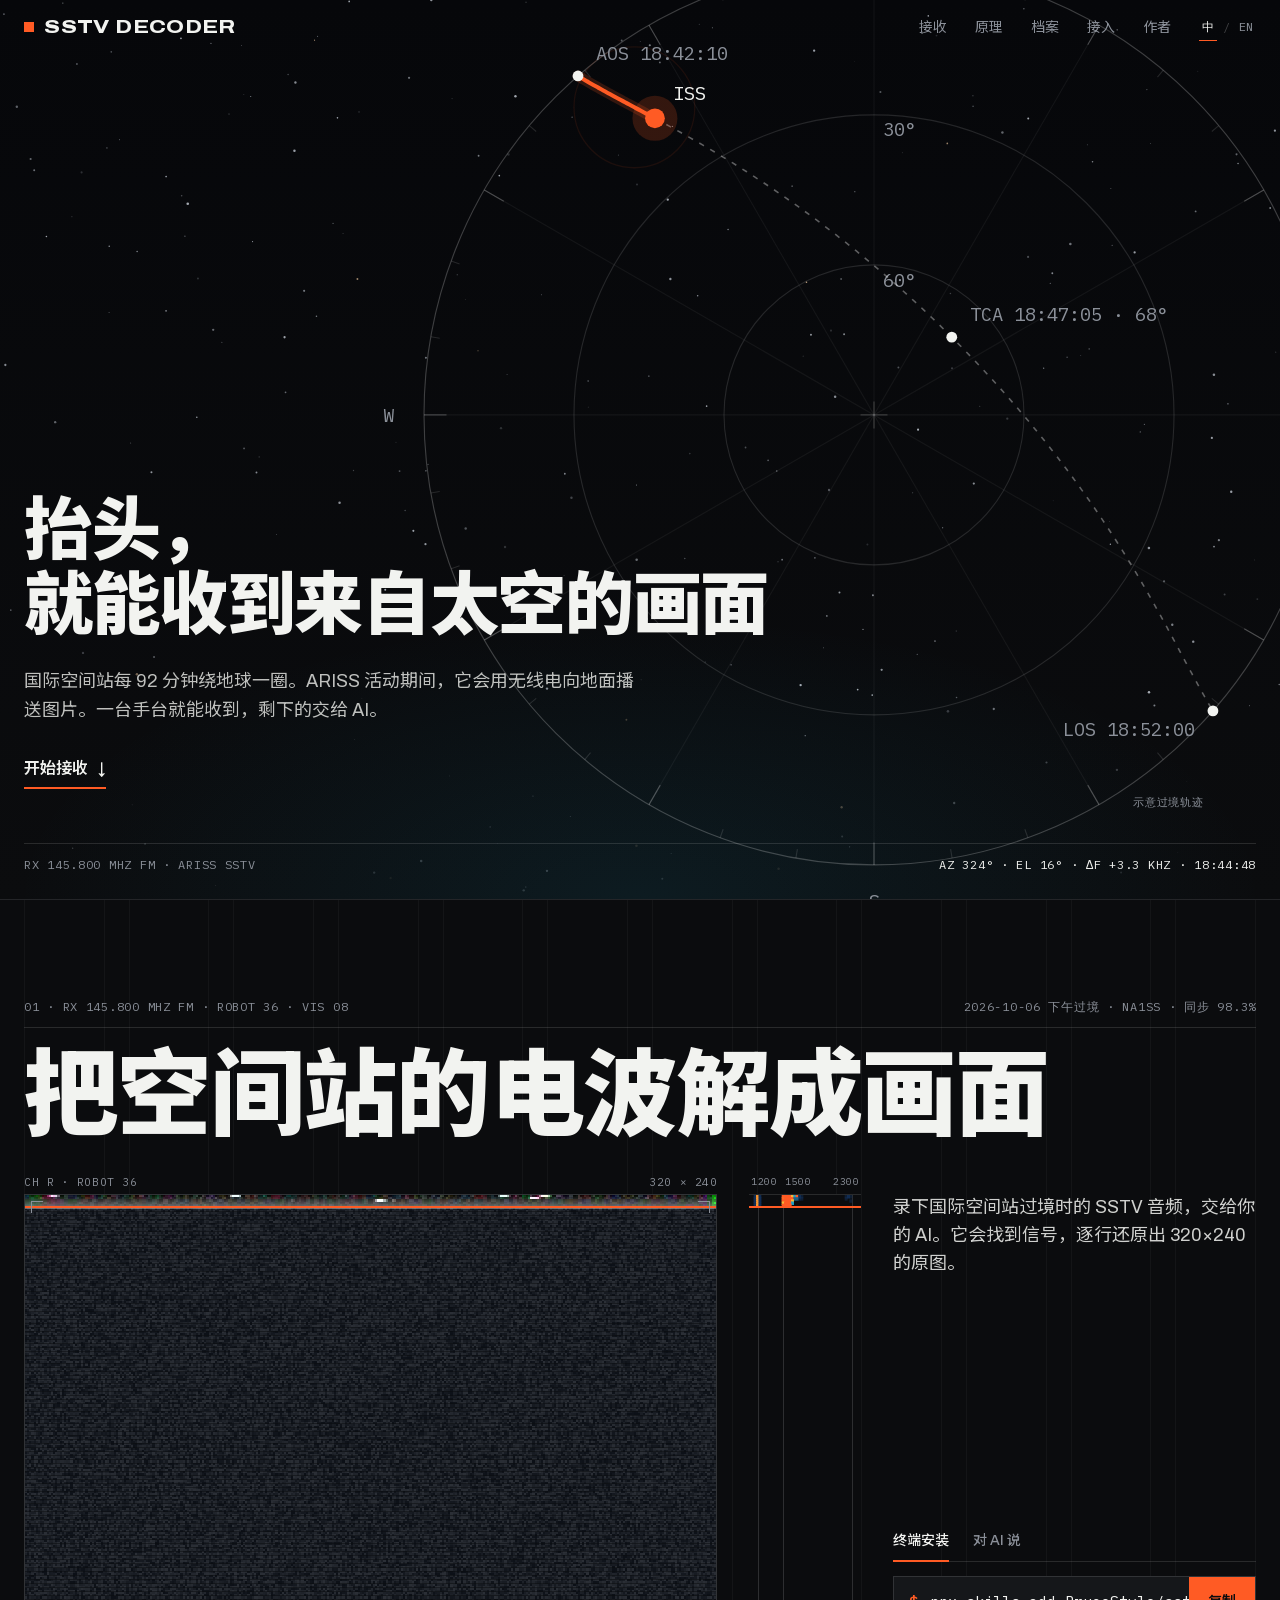
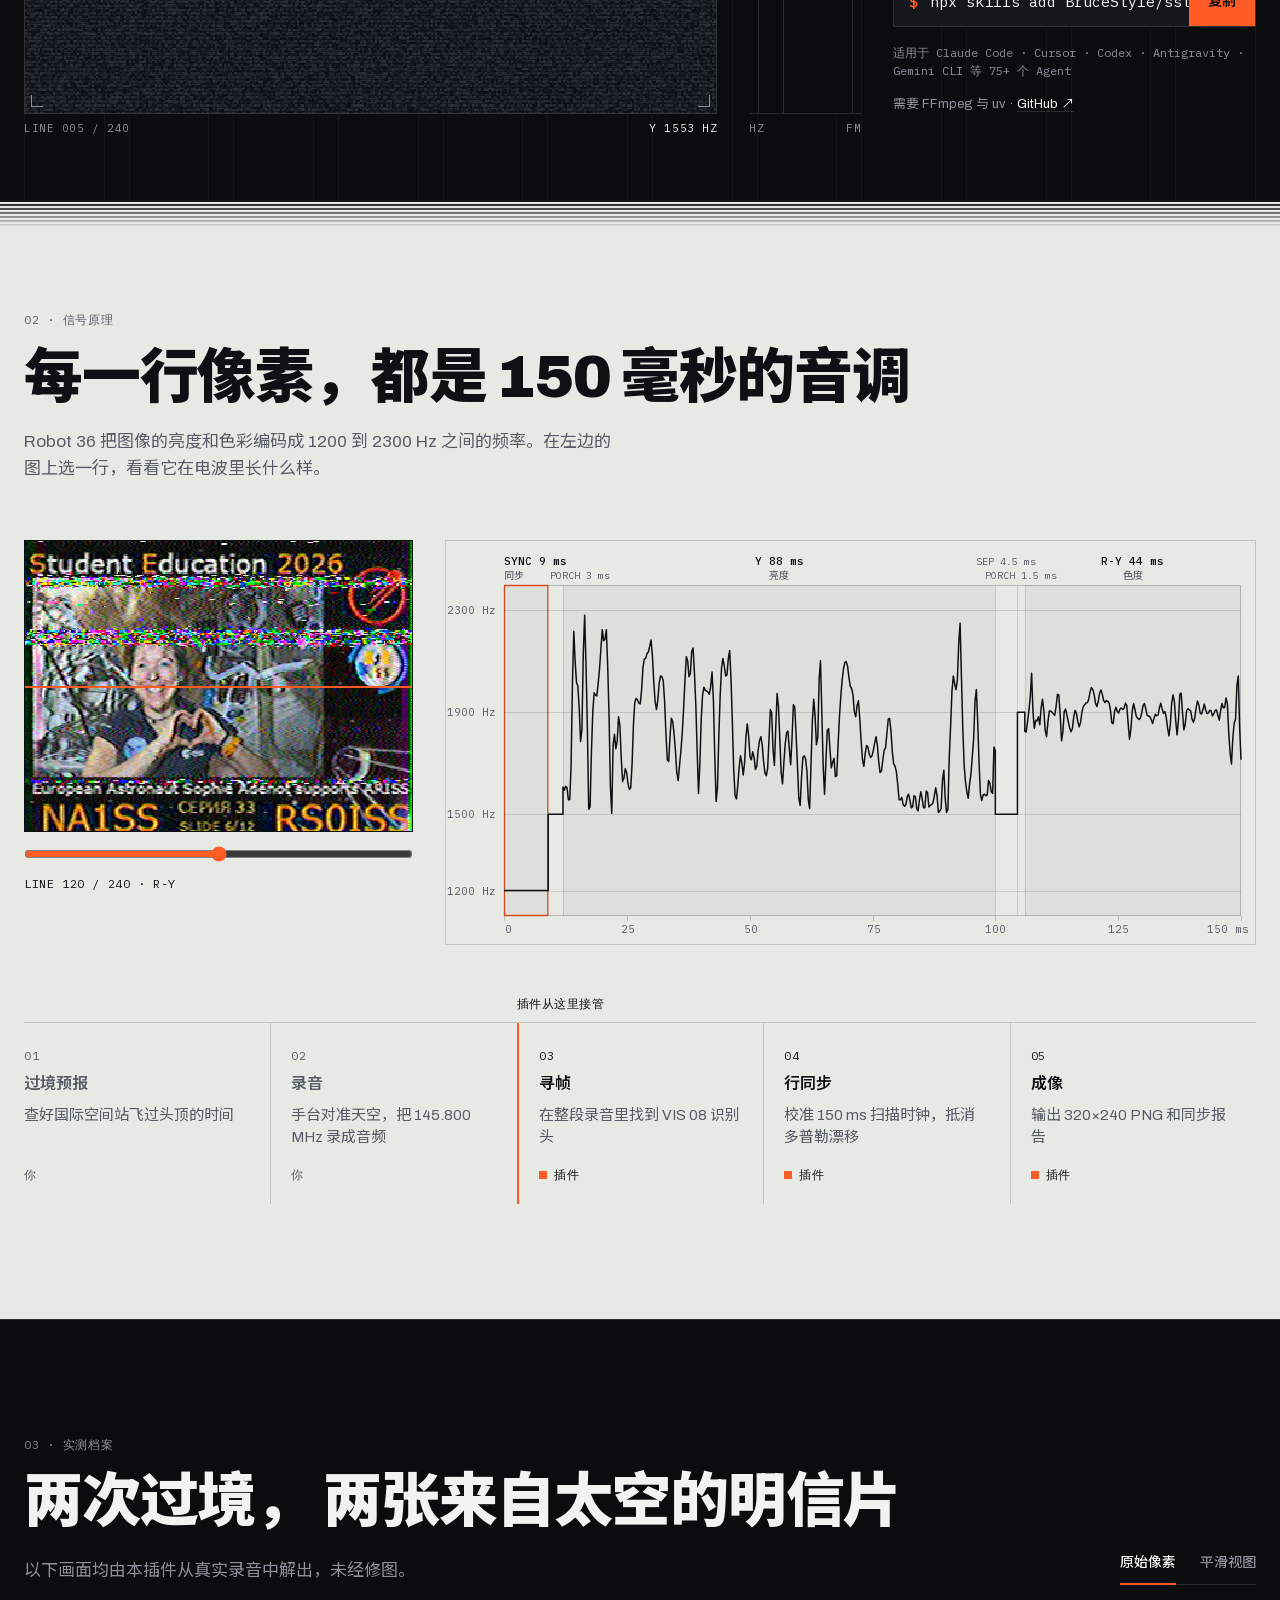
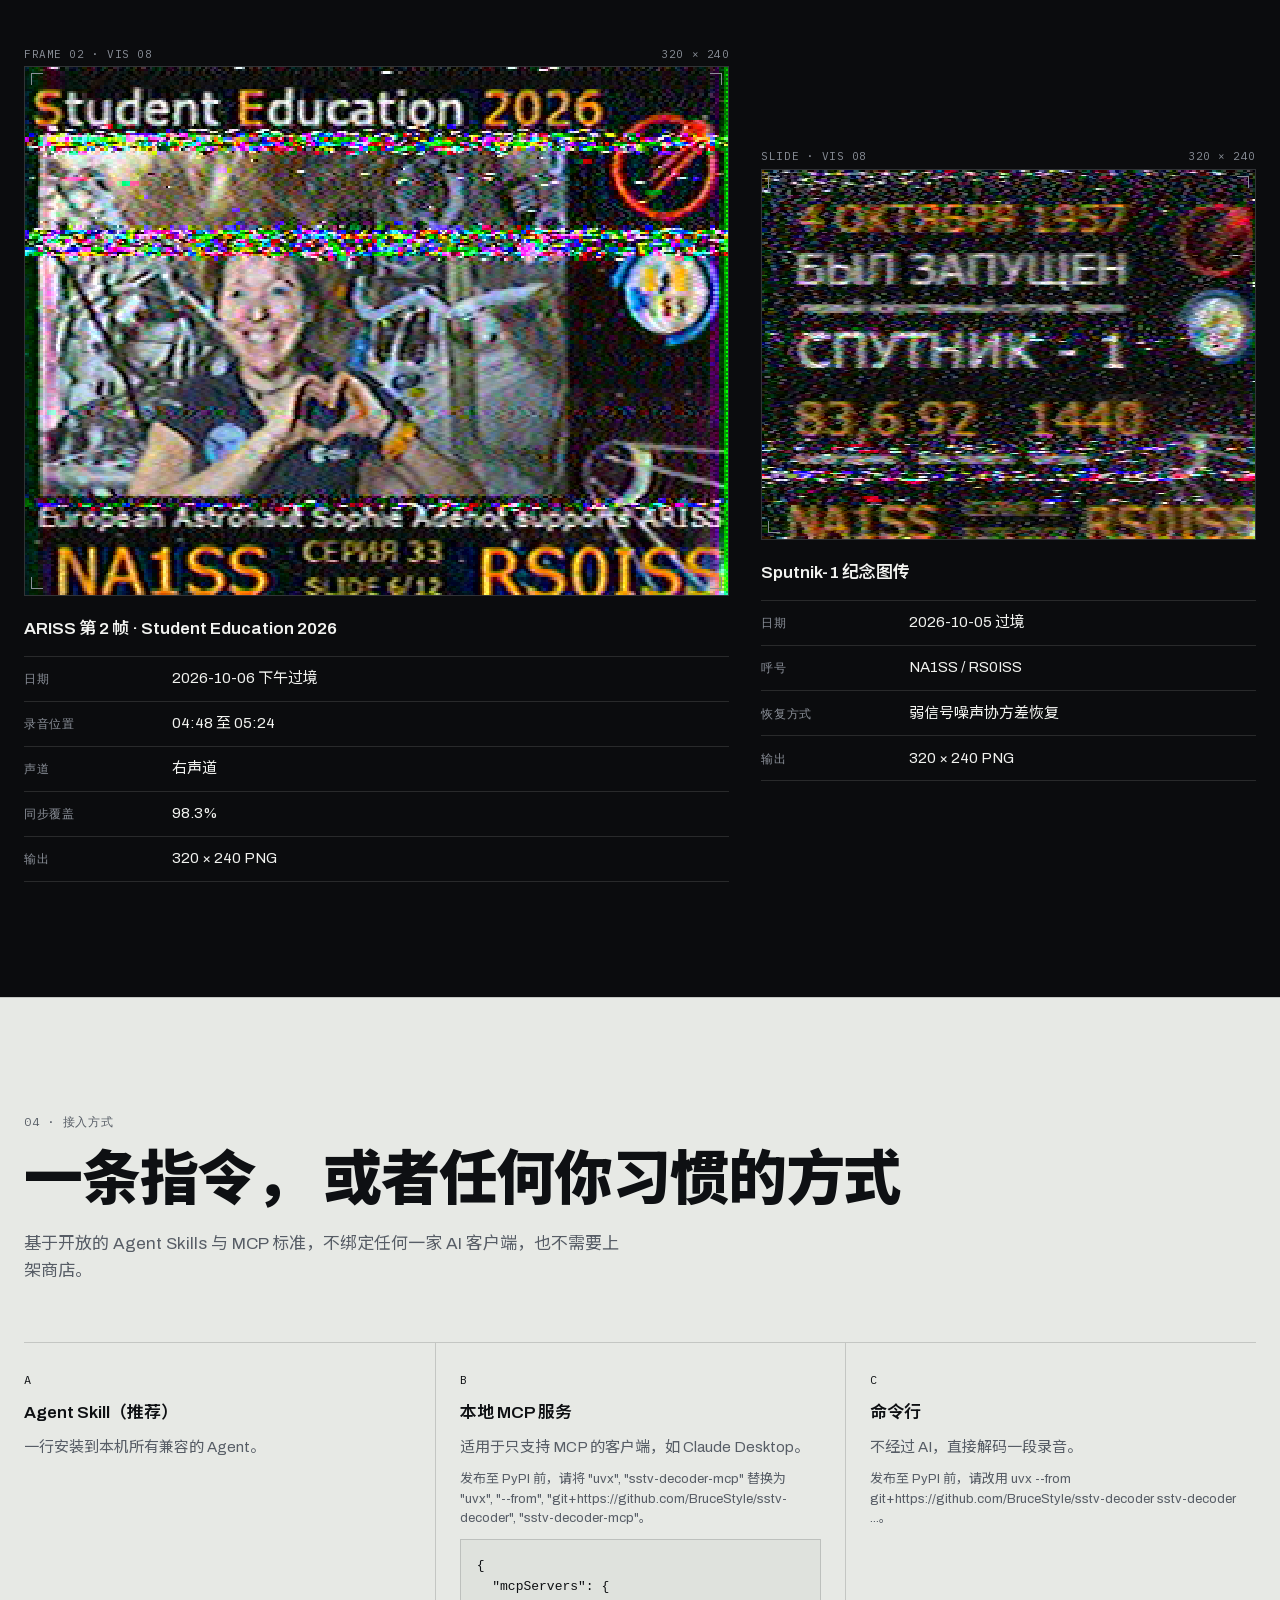
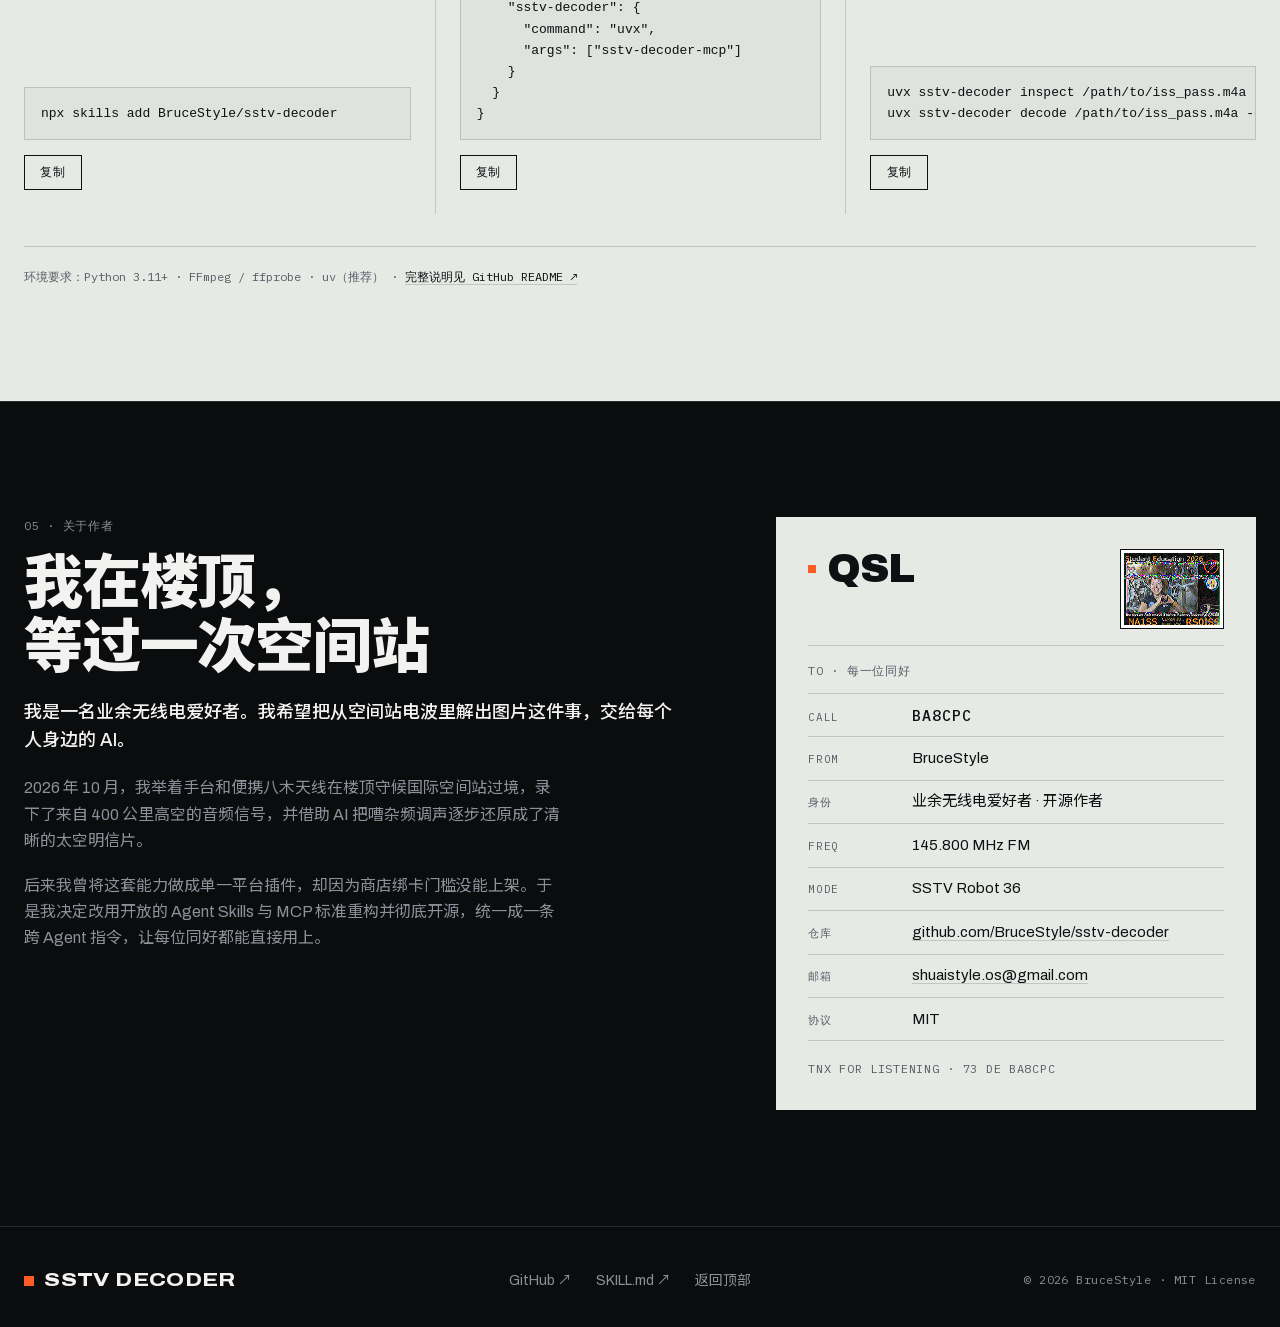
<file: docs/index.html>
<!doctype html>
<html lang="zh-CN">
<head>
  <meta charset="utf-8">
  <meta name="viewport" content="width=device-width, initial-scale=1">
  <title>SSTV Decoder · 抬头，就能收到来自太空的画面</title>
  <meta name="description" content="录下国际空间站过境时的 SSTV 音频，交给你的 AI。开源跨 Agent 解码插件，自动定位 Robot 36 识别头，逐行还原 320×240 图像。">
  <link rel="icon" type="image/svg+xml" href="data:image/svg+xml,%3Csvg xmlns='http://www.w3.org/2000/svg' viewBox='0 0 32 32'%3E%3Crect width='32' height='32' fill='%230b0c0e'/%3E%3Crect x='9' y='9' width='14' height='14' fill='%23ff5b24'/%3E%3C/svg%3E">
  <meta property="og:type" content="website">
  <meta property="og:title" content="SSTV Decoder · 抬头，就能收到来自太空的画面">
  <meta property="og:description" content="录下国际空间站过境时的 SSTV 音频，交给你的 AI。开源跨 Agent 解码插件，自动定位 Robot 36 识别头，逐行还原 320×240 图像。">
  <meta property="og:image" content="https://sstv-decoder.netlify.app/assets/decoded-iss-2026-10-06.png">
  <meta name="twitter:card" content="summary_large_image">
  <link rel="stylesheet" href="styles.css">
</head>
<body>
  <header class="site-header">
    <div class="container header-inner">
      <a class="brand" href="#top">
        <span class="brand-mark" aria-hidden="true"></span>
        <span class="brand-name">SSTV DECODER</span>
      </a>
      <nav class="site-nav" aria-label="主导航">
        <a href="#receive" data-i18n="nav_receive">接收</a>
        <a href="#signal" data-i18n="nav_signal">原理</a>
        <a href="#captures" data-i18n="nav_captures">档案</a>
        <a href="#access" data-i18n="nav_access">接入</a>
        <a href="#about" data-i18n="nav_about">作者</a>
        <div class="lang-switch" role="group" aria-label="语言切换">
          <button type="button" class="lang-btn" data-lang="zh-CN" aria-pressed="true">中</button>
          <span class="lang-sep" aria-hidden="true">/</span>
          <button type="button" class="lang-btn" data-lang="en" aria-pressed="false">EN</button>
        </div>
      </nav>
    </div>
  </header>

  <main>
    <!-- 第一屏：封面 / 愿景（头顶的一次过境） -->
    <section class="cover" id="top" aria-labelledby="cover-title">
      <canvas class="cover-stars" id="cover-stars" aria-hidden="true"></canvas>
      <div class="cover-glow" aria-hidden="true"></div>
      <svg class="sky-chart" id="sky-chart" viewBox="-130 -130 260 260" aria-hidden="true">
        <g id="sky-grid"></g>
        <g id="sky-track"></g>
        <g id="sky-rings"></g>
        <g id="sky-markers"></g>
        <g id="sky-iss"></g>
      </svg>
      <span class="chart-note" data-i18n="chart_note">示意过境轨迹</span>

      <div class="container cover-inner">
        <h1 class="cover-title" id="cover-title"><span data-i18n="cover_title_1">抬头，</span> <span data-i18n="cover_title_2">就能收到来自太空的画面</span></h1>
        <p class="cover-lead" data-i18n="cover_lead">国际空间站每 92 分钟绕地球一圈。ARISS 活动期间，它会用无线电向地面播送图片。一台手台就能收到，剩下的交给 AI。</p>
        <a class="cover-cta" href="#receive">
          <span data-i18n="cover_cta">开始接收</span>
          <span class="cta-arrow" aria-hidden="true">↓</span>
        </a>
      </div>

      <div class="cover-strip container">
        <span>RX 145.800 MHz FM · ARISS SSTV</span>
        <span id="pass-readout">AZ 319° · EL 00° · Δf +3.5 kHz · 18:42:10</span>
      </div>
    </section>

    <!-- 第二屏：信号即界面（接收） -->
    <section class="hero" id="receive" aria-labelledby="hero-title">
      <div class="grid-guides" aria-hidden="true">
        <span></span><span></span><span></span><span></span>
        <span></span><span></span><span></span><span></span>
        <span></span><span></span><span></span><span></span>
      </div>

      <div class="container hero-inner">
        <div class="dateline">
          <span class="dateline-left">01 · RX 145.800 MHz FM · ROBOT 36 · VIS 08</span>
          <span class="dateline-right" id="pass-meta">2026-10-06 下午过境 · NA1SS · 同步 98.3%</span>
        </div>

        <h2 class="hero-title" id="hero-title">
          <span data-i18n="hero_title_1">把空间站的电波</span><span data-i18n="hero_title_2">解成画面</span>
        </h2>

        <div class="stage">
          <!-- (a) 监视器 -->
          <div class="monitor">
            <div class="stage-bar monitor-meta">
              <span id="monitor-channel">CH R · ROBOT 36</span>
              <span>320 × 240</span>
            </div>
            <div class="monitor-frame">
              <canvas id="hero-scan-canvas" aria-label="国际空间站 SSTV 逐行扫描监视器"></canvas>
              <span class="crop-mark tl" aria-hidden="true"></span>
              <span class="crop-mark tr" aria-hidden="true"></span>
              <span class="crop-mark bl" aria-hidden="true"></span>
              <span class="crop-mark br" aria-hidden="true"></span>
            </div>
            <div class="stage-bar monitor-readout">
              <span id="hero-line-readout">LINE 000 / 240</span>
              <span id="hero-freq-readout">Y 1500 Hz</span>
            </div>
          </div>

          <!-- (b) 瀑布条 -->
          <div class="waterfall" aria-hidden="true">
            <div class="stage-bar waterfall-scale">
              <span>1200</span>
              <span>1500</span>
              <span>2300</span>
            </div>
            <div class="waterfall-frame">
              <canvas id="hero-waterfall-canvas"></canvas>
            </div>
            <div class="stage-bar waterfall-foot">
              <span>HZ</span>
              <span>FM</span>
            </div>
          </div>

          <!-- (c) 文字与指令栏 -->
          <div class="hero-copy">
            <p class="hero-subtitle" data-i18n="hero_subtitle">录下国际空间站过境时的 SSTV 音频，交给你的 AI。它会找到信号，逐行还原出 320×240 的原图。</p>

            <div class="install-block" id="install">
              <div class="cmd-tabs" role="tablist" aria-label="指令模式">
                <button type="button" class="cmd-tab" role="tab" data-mode="install" aria-selected="true" data-i18n="tab_install">终端安装</button>
                <button type="button" class="cmd-tab" role="tab" data-mode="prompt" aria-selected="false" data-i18n="tab_prompt">对 AI 说</button>
              </div>

              <div class="cmd-bar">
                <span class="cmd-prefix" id="cmd-prefix" aria-hidden="true">$</span>
                <code class="cmd-text" id="cmd-text">npx skills add BruceStyle/sstv-decoder</code>
                <button type="button" class="copy-btn" id="copy-btn" data-i18n="copy_btn">复制</button>
              </div>

              <p class="compat-line" data-i18n="compat_line">适用于 Claude Code · Cursor · Codex · Antigravity · Gemini CLI 等 75+ 个 Agent</p>
              <p class="footnote-line">
                <span data-i18n="footnote_req">需要 FFmpeg 与 uv</span>
                <span aria-hidden="true"> · </span>
                <a href="https://github.com/BruceStyle/sstv-decoder" target="_blank" rel="noopener noreferrer">GitHub ↗</a>
              </p>
            </div>
          </div>
        </div>
      </div>
    </section>

    <!-- 02 信号原理（亮色仪器手册纸面） -->
    <section class="signal is-paper" id="signal" aria-labelledby="signal-title">
      <div class="signal-transition" aria-hidden="true"></div>

      <div class="container">
        <p class="section-tag" data-i18n="signal_tag">02 · 信号原理</p>

        <h2 class="signal-title" id="signal-title">
          <span data-i18n="signal_title_1">每一行像素，</span><span data-i18n="signal_title_2">都是 150 毫秒的音调</span>
        </h2>

        <p class="signal-lead" data-i18n="signal_lead">Robot 36 把图像的亮度和色彩编码成 1200 到 2300 Hz 之间的频率。在左边的图上选一行，看看它在电波里长什么样。</p>

        <div class="diagram-grid">
          <div class="diagram-picker">
            <div class="thumb-wrap" id="thumb-wrap">
              <img
                id="thumb-img"
                src="assets/decoded-iss-2026-10-06.png"
                alt="2026 年 10 月 6 日国际空间站解码原图，点击或拖动选择扫描行"
                width="320"
                height="240"
              >
              <div class="thumb-scanline" id="thumb-scanline" aria-hidden="true"></div>
            </div>

            <div class="slider-wrap">
              <label class="sr-only" for="line-slider" data-i18n="slider_label">选择扫描行</label>
              <input type="range" id="line-slider" class="line-slider" min="0" max="239" value="120">
            </div>

            <div class="picker-readout" id="picker-readout">LINE 120 / 240 · R-Y</div>
          </div>

          <div class="diagram-scope">
            <div class="scope-frame">
              <canvas id="scope-canvas" aria-label="Robot 36 单行 150 毫秒频率波形图"></canvas>
            </div>
          </div>
        </div>

        <div class="chain-wrap">
          <ol class="signal-chain" aria-label="信号接收与解码链路">
            <li class="chain-step is-user">
              <span class="step-num">01</span>
              <h3 data-i18n="step_1_title">过境预报</h3>
              <p data-i18n="step_1_desc">查好国际空间站飞过头顶的时间</p>
              <span class="step-owner" data-i18n="owner_you">你</span>
            </li>
            <li class="chain-step is-user">
              <span class="step-num">02</span>
              <h3 data-i18n="step_2_title">录音</h3>
              <p data-i18n="step_2_desc">手台对准天空，把 145.800 MHz 录成音频</p>
              <span class="step-owner" data-i18n="owner_you">你</span>
            </li>
            <li class="chain-step is-plugin is-handover">
              <span class="handover-label" data-i18n="handover_label">插件从这里接管</span>
              <span class="step-num">03</span>
              <h3 data-i18n="step_3_title">寻帧</h3>
              <p data-i18n="step_3_desc">在整段录音里找到 VIS 08 识别头</p>
              <span class="step-owner"><span class="owner-dot" aria-hidden="true"></span><span data-i18n="owner_plugin">插件</span></span>
            </li>
            <li class="chain-step is-plugin">
              <span class="step-num">04</span>
              <h3 data-i18n="step_4_title">行同步</h3>
              <p data-i18n="step_4_desc">校准 150 ms 扫描时钟，抵消多普勒漂移</p>
              <span class="step-owner"><span class="owner-dot" aria-hidden="true"></span><span data-i18n="owner_plugin">插件</span></span>
            </li>
            <li class="chain-step is-plugin">
              <span class="step-num">05</span>
              <h3 data-i18n="step_5_title">成像</h3>
              <p data-i18n="step_5_desc">输出 320×240 PNG 和同步报告</p>
              <span class="step-owner"><span class="owner-dot" aria-hidden="true"></span><span data-i18n="owner_plugin">插件</span></span>
            </li>
          </ol>
        </div>
      </div>
    </section>

    <!-- 03 实测档案（暗底） -->
    <section class="captures" id="captures" aria-labelledby="captures-title">
      <div class="container">
        <p class="section-tag" data-i18n="captures_tag">03 · 实测档案</p>

        <h2 class="section-title" id="captures-title">
          <span data-i18n="captures_title_1">两次过境，</span> <span data-i18n="captures_title_2">两张来自太空的明信片</span>
        </h2>

        <div class="captures-head">
          <p class="section-lead" data-i18n="captures_lead">以下画面均由本插件从真实录音中解出，未经修图。</p>

          <div class="cmd-tabs render-tabs" role="tablist" aria-label="像素渲染切换">
            <button type="button" class="cmd-tab render-tab" role="tab" data-render="pixelated" aria-selected="true" data-i18n="render_pixel">原始像素</button>
            <button type="button" class="cmd-tab render-tab" role="tab" data-render="smooth" aria-selected="false" data-i18n="render_smooth">平滑视图</button>
          </div>
        </div>

        <div class="capture-grid" id="capture-grid">
          <figure class="capture capture-primary">
            <div class="stage-bar">
              <span>FRAME 02 · VIS 08</span>
              <span>320 × 240</span>
            </div>
            <div class="capture-frame">
              <img
                src="assets/decoded-iss-2026-10-06.png"
                alt="2026 年 10 月 6 日下午过境解码的国际空间站 ARISS 第 2 帧图像"
                width="320"
                height="240"
                loading="lazy"
              >
              <span class="crop-mark tl" aria-hidden="true"></span>
              <span class="crop-mark tr" aria-hidden="true"></span>
              <span class="crop-mark bl" aria-hidden="true"></span>
              <span class="crop-mark br" aria-hidden="true"></span>
            </div>
            <figcaption>
              <h3 data-i18n="cap_1_title">ARISS 第 2 帧 · Student Education 2026</h3>
              <dl class="spec-rows">
                <div class="spec-row">
                  <dt data-i18n="cap_date_dt">日期</dt>
                  <dd data-i18n="cap_1_date">2026-10-06 下午过境</dd>
                </div>
                <div class="spec-row">
                  <dt data-i18n="cap_offset_dt">录音位置</dt>
                  <dd data-i18n="cap_1_offset">04:48 至 05:24</dd>
                </div>
                <div class="spec-row">
                  <dt data-i18n="cap_channel_dt">声道</dt>
                  <dd data-i18n="cap_1_channel">右声道</dd>
                </div>
                <div class="spec-row">
                  <dt data-i18n="cap_sync_dt">同步覆盖</dt>
                  <dd>98.3%</dd>
                </div>
                <div class="spec-row">
                  <dt data-i18n="cap_output_dt">输出</dt>
                  <dd>320 × 240 PNG</dd>
                </div>
              </dl>
            </figcaption>
          </figure>

          <figure class="capture capture-secondary">
            <div class="stage-bar">
              <span>SLIDE · VIS 08</span>
              <span>320 × 240</span>
            </div>
            <div class="capture-frame">
              <img
                src="assets/decoded-iss-2026-10-05.png"
                alt="2026 年 10 月 5 日过境解码的 Sputnik-1 纪念慢扫描电视图像"
                width="320"
                height="240"
                loading="lazy"
              >
              <span class="crop-mark tl" aria-hidden="true"></span>
              <span class="crop-mark tr" aria-hidden="true"></span>
              <span class="crop-mark bl" aria-hidden="true"></span>
              <span class="crop-mark br" aria-hidden="true"></span>
            </div>
            <figcaption>
              <h3 data-i18n="cap_2_title">Sputnik-1 纪念图传</h3>
              <dl class="spec-rows">
                <div class="spec-row">
                  <dt data-i18n="cap_date_dt">日期</dt>
                  <dd data-i18n="cap_2_date">2026-10-05 过境</dd>
                </div>
                <div class="spec-row">
                  <dt data-i18n="cap_call_dt">呼号</dt>
                  <dd>NA1SS / RS0ISS</dd>
                </div>
                <div class="spec-row">
                  <dt data-i18n="cap_recovery_dt">恢复方式</dt>
                  <dd data-i18n="cap_2_recovery">弱信号噪声协方差恢复</dd>
                </div>
                <div class="spec-row">
                  <dt data-i18n="cap_output_dt">输出</dt>
                  <dd>320 × 240 PNG</dd>
                </div>
              </dl>
            </figcaption>
          </figure>
        </div>
      </div>
    </section>

    <!-- 04 接入方式（纸底） -->
    <section class="access is-paper" id="access" aria-labelledby="access-title">
      <div class="container">
        <p class="section-tag" data-i18n="access_tag">04 · 接入方式</p>

        <h2 class="section-title" id="access-title">
          <span data-i18n="access_title_1">一条指令，</span> <span data-i18n="access_title_2">或者任何你习惯的方式</span>
        </h2>

        <p class="section-lead" data-i18n="access_lead">基于开放的 Agent Skills 与 MCP 标准，不绑定任何一家 AI 客户端，也不需要上架商店。</p>

        <div class="access-grid">
          <div class="access-col">
            <span class="step-num">A</span>
            <h3 data-i18n="acc_a_title">Agent Skill（推荐）</h3>
            <p class="access-desc" data-i18n="acc_a_desc">一行安装到本机所有兼容的 Agent。</p>
            <pre class="code-block"><code id="code-a">npx skills add BruceStyle/sstv-decoder</code></pre>
            <button type="button" class="copy-mini" data-copy-target="code-a" data-i18n="copy_btn">复制</button>
          </div>

          <div class="access-col">
            <span class="step-num">B</span>
            <h3 data-i18n="acc_b_title">本地 MCP 服务</h3>
            <p class="access-desc" data-i18n="acc_b_desc">适用于只支持 MCP 的客户端，如 Claude Desktop。</p>
            <p class="access-hint" data-i18n="acc_b_hint">发布至 PyPI 前，请将 "uvx", "sstv-decoder-mcp" 替换为 "uvx", "--from", "git+https://github.com/BruceStyle/sstv-decoder", "sstv-decoder-mcp"。</p>
            <pre class="code-block"><code id="code-b">{
  "mcpServers": {
    "sstv-decoder": {
      "command": "uvx",
      "args": ["sstv-decoder-mcp"]
    }
  }
}</code></pre>
            <button type="button" class="copy-mini" data-copy-target="code-b" data-i18n="copy_btn">复制</button>
          </div>

          <div class="access-col">
            <span class="step-num">C</span>
            <h3 data-i18n="acc_c_title">命令行</h3>
            <p class="access-desc" data-i18n="acc_c_desc">不经过 AI，直接解码一段录音。</p>
            <p class="access-hint" data-i18n="acc_c_hint">发布至 PyPI 前，请改用 uvx --from git+https://github.com/BruceStyle/sstv-decoder sstv-decoder ...。</p>
            <pre class="code-block"><code id="code-c">uvx sstv-decoder inspect /path/to/iss_pass.m4a
uvx sstv-decoder decode /path/to/iss_pass.m4a -o ./output_frames</code></pre>
            <button type="button" class="copy-mini" data-copy-target="code-c" data-i18n="copy_btn">复制</button>
          </div>
        </div>

        <p class="access-req">
          <span data-i18n="access_req">环境要求：Python 3.11+ · FFmpeg / ffprobe · uv（推荐）</span>
          <span aria-hidden="true"> · </span>
          <a href="https://github.com/BruceStyle/sstv-decoder" target="_blank" rel="noopener noreferrer" data-i18n="access_docs">完整说明见 GitHub README ↗</a>
        </p>
      </div>
    </section>

    <!-- 05 关于作者（暗底） -->
    <section class="about" id="about" aria-labelledby="about-title">
      <div class="container about-grid">
        <div class="about-copy">
          <p class="section-tag" data-i18n="about_tag">05 · 关于作者</p>
          <h2 class="section-title" id="about-title">
            <span data-i18n="about_title_1">我在楼顶，</span> <span data-i18n="about_title_2">等过一次空间站</span>
          </h2>
          <p class="about-statement" data-i18n="about_statement">我是一名业余无线电爱好者。我希望把从空间站电波里解出图片这件事，交给每个人身边的 AI。</p>
          <p class="about-p" data-i18n="about_p1">2026 年 10 月，我举着手台和便携八木天线在楼顶守候国际空间站过境，录下了来自 400 公里高空的音频信号，并借助 AI 把嘈杂频调声逐步还原成了清晰的太空明信片。</p>
          <p class="about-p" data-i18n="about_p2">后来我曾将这套能力做成单一平台插件，却因为商店绑卡门槛没能上架。于是我决定改用开放的 Agent Skills 与 MCP 标准重构并彻底开源，统一成一条跨 Agent 指令，让每位同好都能直接用上。</p>
        </div>

        <aside class="qsl-card" aria-label="QSL 确认卡片">
          <div class="qsl-head">
            <div class="qsl-mark">
              <span class="owner-dot" aria-hidden="true"></span>
              <span class="qsl-title">QSL</span>
            </div>
            <div class="qsl-stamp">
              <img
                src="assets/decoded-iss-2026-10-06.png"
                alt="2026 年 10 月 6 日国际空间站 ARISS 解码图传邮票缩略图"
                width="320"
                height="240"
                loading="lazy"
              >
            </div>
          </div>

          <p class="qsl-to" data-i18n="qsl_to">TO · 每一位同好</p>

          <dl class="qsl-fields">
            <div class="qsl-field">
              <dt>CALL</dt>
              <dd class="qsl-callsign">BA8CPC</dd>
            </div>
            <div class="qsl-field">
              <dt>FROM</dt>
              <dd>BruceStyle</dd>
            </div>
            <div class="qsl-field">
              <dt data-i18n="qsl_role_dt">身份</dt>
              <dd data-i18n="qsl_role_dd">业余无线电爱好者 · 开源作者</dd>
            </div>
            <div class="qsl-field">
              <dt>FREQ</dt>
              <dd>145.800 MHz FM</dd>
            </div>
            <div class="qsl-field">
              <dt>MODE</dt>
              <dd>SSTV Robot 36</dd>
            </div>
            <div class="qsl-field">
              <dt data-i18n="qsl_repo_dt">仓库</dt>
              <dd><a href="https://github.com/BruceStyle/sstv-decoder" target="_blank" rel="noopener noreferrer">github.com/BruceStyle/sstv-decoder</a></dd>
            </div>
            <div class="qsl-field">
              <dt data-i18n="qsl_email_dt">邮箱</dt>
              <dd><a href="mailto:shuaistyle.os@gmail.com">shuaistyle.os@gmail.com</a></dd>
            </div>
            <div class="qsl-field">
              <dt data-i18n="qsl_license_dt">协议</dt>
              <dd>MIT</dd>
            </div>
          </dl>

          <p class="qsl-sign">TNX FOR LISTENING · 73 DE BA8CPC</p>
        </aside>
      </div>
    </section>
  </main>

  <footer class="site-footer">
    <div class="container footer-inner">
      <a class="brand" href="#top">
        <span class="brand-mark" aria-hidden="true"></span>
        <span class="brand-name">SSTV DECODER</span>
      </a>
      <div class="footer-links">
        <a href="https://github.com/BruceStyle/sstv-decoder" target="_blank" rel="noopener noreferrer">GitHub ↗</a>
        <a href="https://github.com/BruceStyle/sstv-decoder/blob/main/skills/sstv-decoder/SKILL.md" target="_blank" rel="noopener noreferrer">SKILL.md ↗</a>
        <a href="#top" data-i18n="footer_top">返回顶部</a>
      </div>
      <span class="footer-copy">© 2026 BruceStyle · MIT License</span>
    </div>
  </footer>

  <script src="main.js"></script>
</body>
</html>
</file>
<file: docs/styles.css>
/* Archivo (latin-ext, 83 KB) */
@font-face {
  font-family: 'Archivo';
  font-style: normal;
  font-weight: 100 900;
  font-stretch: 62% 125%;
  font-display: swap;
  src: url('fonts/archivo-latin-ext.woff2') format('woff2');
  unicode-range: U+0100-02BA, U+02BD-02C5, U+02C7-02CC, U+02CE-02D7, U+02DD-02FF, U+0304, U+0308, U+0329, U+1D00-1DBF, U+1E00-1E9F, U+1EF2-1EFF, U+2020, U+20A0-20AB, U+20AD-20C4, U+2113, U+2C60-2C7F, U+A720-A7FF;
}

/* Archivo (latin, 87 KB) */
@font-face {
  font-family: 'Archivo';
  font-style: normal;
  font-weight: 100 900;
  font-stretch: 62% 125%;
  font-display: swap;
  src: url('fonts/archivo-latin.woff2') format('woff2');
  unicode-range: U+0000-00FF, U+0131, U+0152-0153, U+02BB-02BC, U+02C6, U+02DA, U+02DC, U+0304, U+0308, U+0329, U+2000-206F, U+20AC, U+2122, U+2191, U+2193, U+2212, U+2215, U+FEFF, U+FFFD;
}

/* IBM Plex Mono 400 (6 KB) */
@font-face {
  font-family: 'IBM Plex Mono';
  font-style: normal;
  font-weight: 400;
  font-display: swap;
  src: url('fonts/ibm-plex-mono-400.woff2') format('woff2');
  unicode-range: U+20-7e, U+a9, U+b0, U+b7, U+d7, U+394, U+2013-2014, U+2193, U+2197;
}

/* IBM Plex Mono 500 (5 KB) */
@font-face {
  font-family: 'IBM Plex Mono';
  font-style: normal;
  font-weight: 500;
  font-display: swap;
  src: url('fonts/ibm-plex-mono-500.woff2') format('woff2');
  unicode-range: U+20-7e, U+a9, U+b0, U+b7, U+d7, U+394, U+2013-2014, U+2193, U+2197;
}

/* Noto Sans SC 400 (52 KB) */
@font-face {
  font-family: 'Noto Sans SC';
  font-style: normal;
  font-weight: 400;
  font-display: swap;
  src: url('fonts/noto-sans-sc-400.woff2') format('woff2');
  unicode-range: U+20-21, U+25, U+28-3b, U+3f, U+5b, U+5d, U+7b, U+7d, U+a9, U+b0, U+b7, U+d7, U+394, U+2193, U+2197, U+3002, U+4e00, U+4e0a-4e0b, U+4e0d-4e0e, U+4e1a, U+4e24, U+4e2a, U+4e2d, U+4e3a-4e3b, U+4e3e, U+4e48, U+4e4b, U+4e5f-4e60, U+4e86, U+4e8b-4e8c, U+4e8e, U+4ea4, U+4eae, U+4eba, U+4ec0, U+4ece, U+4ed3, U+4ee4-4ee5, U+4eea, U+4ef6, U+4efb, U+4efd, U+4f1a, U+4f20, U+4f4d, U+4f55, U+4f59, U+4f5c, U+4f60, U+4fbf, U+4fe1, U+4fee, U+5019, U+501f, U+505a, U+50cf, U+5165, U+516b-516c, U+5173, U+517c, U+518c, U+51b3, U+51c6, U+51fa-51fb, U+5206-5207, U+522b, U+5230, U+5236, U+524d, U+5269, U+529b, U+52a1, U+52a8-52a9, U+52d2, U+5348, U+534f, U+5355, U+5361, U+5373-5374, U+539f, U+53d1, U+53ea, U+53f0, U+53f3, U+53f7, U+540c-540e, U+5411, U+544a, U+547c-547d, U+548c, U+5546, U+5608, U+5668, U+566a, U+56de, U+56e0, U+56fd-56fe, U+5708, U+5728, U+5730, U+5747, U+57fa, U+5883, U+58f0, U+590d, U+591a, U+5929-592a, U+5934, U+5957, U+597d, U+5982, U+59cb, U+5b57, U+5b83, U+5b88-5b89, U+5b8c, U+5b9a, U+5b9e, U+5ba2, U+5bb6, U+5bb9, U+5bf9, U+5bfb-5bfc, U+5c01, U+5c06, U+5c31, U+5c4f, U+5de6, U+5dee, U+5df2, U+5e03, U+5e0c, U+5e27, U+5e2e, U+5e73-5e74, U+5e76, U+5e93, U+5e95, U+5e97, U+5ea6, U+5f00, U+5f0f, U+5f20, U+5f31, U+5f55, U+5f62, U+5f69, U+5f7b, U+5ff5, U+6062, U+60ef, U+610f, U+613f, U+6162, U+6210-6211, U+6216, U+6237, U+6240, U+624b, U+626b, U+627e, U+628a, U+62a5, U+62ac, U+62b5, U+62d6, U+62e9, U+6301, U+6307, U+6362, U+63a5, U+63a8, U+63cf, U+63d2, U+643a, U+64ad, U+652f, U+6536, U+6539, U+653e, U+6574, U+6587, U+65b9, U+65e0, U+65e5, U+65f6, U+660e, U+662f, U+666e-6670, U+6697, U+66fe-66ff, U+6708-6709, U+670d, U+671b, U+671f, U+6728, U+672a, U+672c, U+673a, U+6742, U+6761, U+6765, U+6784, U+67b6, U+67d3, U+67e5, U+6807, U+680f, U+6821, U+6837, U+6848, U+6863, U+697c, U+69db, U+6a21, U+6b21, U+6b65, U+6bb5, U+6bcf, U+6beb, U+6c42, U+6ca1, U+6ce2, U+6d3b, U+6d4b, U+6d88, U+6e05, U+6e32, U+6e90, U+6ed1, U+6f02, U+7011, U+70b9, U+7231, U+7247, U+7387, U+73af, U+7403, U+7406, U+7528, U+7531, U+7535, U+753b, U+754c, U+7565, U+7684, U+76d1, U+76d6, U+76f4, U+770b, U+771f, U+7740, U+7801, U+786e, U+793a, U+7968, U+79d2, U+79fb, U+7a7a, U+7ad9, U+7aef, U+7b2c, U+7b49, U+7ba1, U+7bb1, U+7d20, U+7eaa, U+7eb8, U+7ebf, U+7ec8, U+7ecf, U+7ed1, U+7ed5, U+7ed9, U+7edf, U+7f16, U+7f29, U+7f6e, U+8005, U+80fd, U+81ea, U+81f3, U+822a, U+8272, U+8350, U+884c, U+88c5, U+8981, U+8986, U+89c1, U+89c6, U+89e3, U+8a00, U+8ba4, U+8ba9, U+8bae, U+8bc6, U+8bed, U+8bf4, U+8bf7, U+8c03, U+8de8, U+8def, U+8eab, U+8f68, U+8f93, U+8fb9, U+8fc7, U+8fd4, U+8fd8-8fd9, U+8ff9, U+9001-9002, U+9009, U+9010, U+9053, U+90ae, U+90e8, U+90fd, U+91cc-91cd, U+949f, U+94fe, U+957f, U+95e8, U+95f4, U+9645, U+9700, U+9762, U+97f3, U+9876, U+9884, U+9891, U+98de, U+9ad8, U+ff08-ff09, U+ff0c, U+ff1a;
}

/* Noto Sans SC 500 (52 KB) */
@font-face {
  font-family: 'Noto Sans SC';
  font-style: normal;
  font-weight: 500;
  font-display: swap;
  src: url('fonts/noto-sans-sc-500.woff2') format('woff2');
  unicode-range: U+20-21, U+25, U+28-3b, U+3f, U+5b, U+5d, U+7b, U+7d, U+a9, U+b0, U+b7, U+d7, U+394, U+2193, U+2197, U+3002, U+4e00, U+4e0a-4e0b, U+4e0d-4e0e, U+4e1a, U+4e24, U+4e2a, U+4e2d, U+4e3a-4e3b, U+4e3e, U+4e48, U+4e4b, U+4e5f-4e60, U+4e86, U+4e8b-4e8c, U+4e8e, U+4ea4, U+4eae, U+4eba, U+4ec0, U+4ece, U+4ed3, U+4ee4-4ee5, U+4eea, U+4ef6, U+4efb, U+4efd, U+4f1a, U+4f20, U+4f4d, U+4f55, U+4f59, U+4f5c, U+4f60, U+4fbf, U+4fe1, U+4fee, U+5019, U+501f, U+505a, U+50cf, U+5165, U+516b-516c, U+5173, U+517c, U+518c, U+51b3, U+51c6, U+51fa-51fb, U+5206-5207, U+522b, U+5230, U+5236, U+524d, U+5269, U+529b, U+52a1, U+52a8-52a9, U+52d2, U+5348, U+534f, U+5355, U+5361, U+5373-5374, U+539f, U+53d1, U+53ea, U+53f0, U+53f3, U+53f7, U+540c-540e, U+5411, U+544a, U+547c-547d, U+548c, U+5546, U+5608, U+5668, U+566a, U+56de, U+56e0, U+56fd-56fe, U+5708, U+5728, U+5730, U+5747, U+57fa, U+5883, U+58f0, U+590d, U+591a, U+5929-592a, U+5934, U+5957, U+597d, U+5982, U+59cb, U+5b57, U+5b83, U+5b88-5b89, U+5b8c, U+5b9a, U+5b9e, U+5ba2, U+5bb6, U+5bb9, U+5bf9, U+5bfb-5bfc, U+5c01, U+5c06, U+5c31, U+5c4f, U+5de6, U+5dee, U+5df2, U+5e03, U+5e0c, U+5e27, U+5e2e, U+5e73-5e74, U+5e76, U+5e93, U+5e95, U+5e97, U+5ea6, U+5f00, U+5f0f, U+5f20, U+5f31, U+5f55, U+5f62, U+5f69, U+5f7b, U+5ff5, U+6062, U+60ef, U+610f, U+613f, U+6162, U+6210-6211, U+6216, U+6237, U+6240, U+624b, U+626b, U+627e, U+628a, U+62a5, U+62ac, U+62b5, U+62d6, U+62e9, U+6301, U+6307, U+6362, U+63a5, U+63a8, U+63cf, U+63d2, U+643a, U+64ad, U+652f, U+6536, U+6539, U+653e, U+6574, U+6587, U+65b9, U+65e0, U+65e5, U+65f6, U+660e, U+662f, U+666e-6670, U+6697, U+66fe-66ff, U+6708-6709, U+670d, U+671b, U+671f, U+6728, U+672a, U+672c, U+673a, U+6742, U+6761, U+6765, U+6784, U+67b6, U+67d3, U+67e5, U+6807, U+680f, U+6821, U+6837, U+6848, U+6863, U+697c, U+69db, U+6a21, U+6b21, U+6b65, U+6bb5, U+6bcf, U+6beb, U+6c42, U+6ca1, U+6ce2, U+6d3b, U+6d4b, U+6d88, U+6e05, U+6e32, U+6e90, U+6ed1, U+6f02, U+7011, U+70b9, U+7231, U+7247, U+7387, U+73af, U+7403, U+7406, U+7528, U+7531, U+7535, U+753b, U+754c, U+7565, U+7684, U+76d1, U+76d6, U+76f4, U+770b, U+771f, U+7740, U+7801, U+786e, U+793a, U+7968, U+79d2, U+79fb, U+7a7a, U+7ad9, U+7aef, U+7b2c, U+7b49, U+7ba1, U+7bb1, U+7d20, U+7eaa, U+7eb8, U+7ebf, U+7ec8, U+7ecf, U+7ed1, U+7ed5, U+7ed9, U+7edf, U+7f16, U+7f29, U+7f6e, U+8005, U+80fd, U+81ea, U+81f3, U+822a, U+8272, U+8350, U+884c, U+88c5, U+8981, U+8986, U+89c1, U+89c6, U+89e3, U+8a00, U+8ba4, U+8ba9, U+8bae, U+8bc6, U+8bed, U+8bf4, U+8bf7, U+8c03, U+8de8, U+8def, U+8eab, U+8f68, U+8f93, U+8fb9, U+8fc7, U+8fd4, U+8fd8-8fd9, U+8ff9, U+9001-9002, U+9009, U+9010, U+9053, U+90ae, U+90e8, U+90fd, U+91cc-91cd, U+949f, U+94fe, U+957f, U+95e8, U+95f4, U+9645, U+9700, U+9762, U+97f3, U+9876, U+9884, U+9891, U+98de, U+9ad8, U+ff08-ff09, U+ff0c, U+ff1a;
}

/* Noto Sans SC 600 (52 KB) */
@font-face {
  font-family: 'Noto Sans SC';
  font-style: normal;
  font-weight: 600;
  font-display: swap;
  src: url('fonts/noto-sans-sc-600.woff2') format('woff2');
  unicode-range: U+20-21, U+25, U+28-3b, U+3f, U+5b, U+5d, U+7b, U+7d, U+a9, U+b0, U+b7, U+d7, U+394, U+2193, U+2197, U+3002, U+4e00, U+4e0a-4e0b, U+4e0d-4e0e, U+4e1a, U+4e24, U+4e2a, U+4e2d, U+4e3a-4e3b, U+4e3e, U+4e48, U+4e4b, U+4e5f-4e60, U+4e86, U+4e8b-4e8c, U+4e8e, U+4ea4, U+4eae, U+4eba, U+4ec0, U+4ece, U+4ed3, U+4ee4-4ee5, U+4eea, U+4ef6, U+4efb, U+4efd, U+4f1a, U+4f20, U+4f4d, U+4f55, U+4f59, U+4f5c, U+4f60, U+4fbf, U+4fe1, U+4fee, U+5019, U+501f, U+505a, U+50cf, U+5165, U+516b-516c, U+5173, U+517c, U+518c, U+51b3, U+51c6, U+51fa-51fb, U+5206-5207, U+522b, U+5230, U+5236, U+524d, U+5269, U+529b, U+52a1, U+52a8-52a9, U+52d2, U+5348, U+534f, U+5355, U+5361, U+5373-5374, U+539f, U+53d1, U+53ea, U+53f0, U+53f3, U+53f7, U+540c-540e, U+5411, U+544a, U+547c-547d, U+548c, U+5546, U+5608, U+5668, U+566a, U+56de, U+56e0, U+56fd-56fe, U+5708, U+5728, U+5730, U+5747, U+57fa, U+5883, U+58f0, U+590d, U+591a, U+5929-592a, U+5934, U+5957, U+597d, U+5982, U+59cb, U+5b57, U+5b83, U+5b88-5b89, U+5b8c, U+5b9a, U+5b9e, U+5ba2, U+5bb6, U+5bb9, U+5bf9, U+5bfb-5bfc, U+5c01, U+5c06, U+5c31, U+5c4f, U+5de6, U+5dee, U+5df2, U+5e03, U+5e0c, U+5e27, U+5e2e, U+5e73-5e74, U+5e76, U+5e93, U+5e95, U+5e97, U+5ea6, U+5f00, U+5f0f, U+5f20, U+5f31, U+5f55, U+5f62, U+5f69, U+5f7b, U+5ff5, U+6062, U+60ef, U+610f, U+613f, U+6162, U+6210-6211, U+6216, U+6237, U+6240, U+624b, U+626b, U+627e, U+628a, U+62a5, U+62ac, U+62b5, U+62d6, U+62e9, U+6301, U+6307, U+6362, U+63a5, U+63a8, U+63cf, U+63d2, U+643a, U+64ad, U+652f, U+6536, U+6539, U+653e, U+6574, U+6587, U+65b9, U+65e0, U+65e5, U+65f6, U+660e, U+662f, U+666e-6670, U+6697, U+66fe-66ff, U+6708-6709, U+670d, U+671b, U+671f, U+6728, U+672a, U+672c, U+673a, U+6742, U+6761, U+6765, U+6784, U+67b6, U+67d3, U+67e5, U+6807, U+680f, U+6821, U+6837, U+6848, U+6863, U+697c, U+69db, U+6a21, U+6b21, U+6b65, U+6bb5, U+6bcf, U+6beb, U+6c42, U+6ca1, U+6ce2, U+6d3b, U+6d4b, U+6d88, U+6e05, U+6e32, U+6e90, U+6ed1, U+6f02, U+7011, U+70b9, U+7231, U+7247, U+7387, U+73af, U+7403, U+7406, U+7528, U+7531, U+7535, U+753b, U+754c, U+7565, U+7684, U+76d1, U+76d6, U+76f4, U+770b, U+771f, U+7740, U+7801, U+786e, U+793a, U+7968, U+79d2, U+79fb, U+7a7a, U+7ad9, U+7aef, U+7b2c, U+7b49, U+7ba1, U+7bb1, U+7d20, U+7eaa, U+7eb8, U+7ebf, U+7ec8, U+7ecf, U+7ed1, U+7ed5, U+7ed9, U+7edf, U+7f16, U+7f29, U+7f6e, U+8005, U+80fd, U+81ea, U+81f3, U+822a, U+8272, U+8350, U+884c, U+88c5, U+8981, U+8986, U+89c1, U+89c6, U+89e3, U+8a00, U+8ba4, U+8ba9, U+8bae, U+8bc6, U+8bed, U+8bf4, U+8bf7, U+8c03, U+8de8, U+8def, U+8eab, U+8f68, U+8f93, U+8fb9, U+8fc7, U+8fd4, U+8fd8-8fd9, U+8ff9, U+9001-9002, U+9009, U+9010, U+9053, U+90ae, U+90e8, U+90fd, U+91cc-91cd, U+949f, U+94fe, U+957f, U+95e8, U+95f4, U+9645, U+9700, U+9762, U+97f3, U+9876, U+9884, U+9891, U+98de, U+9ad8, U+ff08-ff09, U+ff0c, U+ff1a;
}

/* Noto Sans SC 900 (53 KB) */
@font-face {
  font-family: 'Noto Sans SC';
  font-style: normal;
  font-weight: 900;
  font-display: swap;
  src: url('fonts/noto-sans-sc-900.woff2') format('woff2');
  unicode-range: U+20-21, U+25, U+28-3b, U+3f, U+5b, U+5d, U+7b, U+7d, U+a9, U+b0, U+b7, U+d7, U+394, U+2193, U+2197, U+3002, U+4e00, U+4e0a-4e0b, U+4e0d-4e0e, U+4e1a, U+4e24, U+4e2a, U+4e2d, U+4e3a-4e3b, U+4e3e, U+4e48, U+4e4b, U+4e5f-4e60, U+4e86, U+4e8b-4e8c, U+4e8e, U+4ea4, U+4eae, U+4eba, U+4ec0, U+4ece, U+4ed3, U+4ee4-4ee5, U+4eea, U+4ef6, U+4efb, U+4efd, U+4f1a, U+4f20, U+4f4d, U+4f55, U+4f59, U+4f5c, U+4f60, U+4fbf, U+4fe1, U+4fee, U+5019, U+501f, U+505a, U+50cf, U+5165, U+516b-516c, U+5173, U+517c, U+518c, U+51b3, U+51c6, U+51fa-51fb, U+5206-5207, U+522b, U+5230, U+5236, U+524d, U+5269, U+529b, U+52a1, U+52a8-52a9, U+52d2, U+5348, U+534f, U+5355, U+5361, U+5373-5374, U+539f, U+53d1, U+53ea, U+53f0, U+53f3, U+53f7, U+540c-540e, U+5411, U+544a, U+547c-547d, U+548c, U+5546, U+5608, U+5668, U+566a, U+56de, U+56e0, U+56fd-56fe, U+5708, U+5728, U+5730, U+5747, U+57fa, U+5883, U+58f0, U+590d, U+591a, U+5929-592a, U+5934, U+5957, U+597d, U+5982, U+59cb, U+5b57, U+5b83, U+5b88-5b89, U+5b8c, U+5b9a, U+5b9e, U+5ba2, U+5bb6, U+5bb9, U+5bf9, U+5bfb-5bfc, U+5c01, U+5c06, U+5c31, U+5c4f, U+5de6, U+5dee, U+5df2, U+5e03, U+5e0c, U+5e27, U+5e2e, U+5e73-5e74, U+5e76, U+5e93, U+5e95, U+5e97, U+5ea6, U+5f00, U+5f0f, U+5f20, U+5f31, U+5f55, U+5f62, U+5f69, U+5f7b, U+5ff5, U+6062, U+60ef, U+610f, U+613f, U+6162, U+6210-6211, U+6216, U+6237, U+6240, U+624b, U+626b, U+627e, U+628a, U+62a5, U+62ac, U+62b5, U+62d6, U+62e9, U+6301, U+6307, U+6362, U+63a5, U+63a8, U+63cf, U+63d2, U+643a, U+64ad, U+652f, U+6536, U+6539, U+653e, U+6574, U+6587, U+65b9, U+65e0, U+65e5, U+65f6, U+660e, U+662f, U+666e-6670, U+6697, U+66fe-66ff, U+6708-6709, U+670d, U+671b, U+671f, U+6728, U+672a, U+672c, U+673a, U+6742, U+6761, U+6765, U+6784, U+67b6, U+67d3, U+67e5, U+6807, U+680f, U+6821, U+6837, U+6848, U+6863, U+697c, U+69db, U+6a21, U+6b21, U+6b65, U+6bb5, U+6bcf, U+6beb, U+6c42, U+6ca1, U+6ce2, U+6d3b, U+6d4b, U+6d88, U+6e05, U+6e32, U+6e90, U+6ed1, U+6f02, U+7011, U+70b9, U+7231, U+7247, U+7387, U+73af, U+7403, U+7406, U+7528, U+7531, U+7535, U+753b, U+754c, U+7565, U+7684, U+76d1, U+76d6, U+76f4, U+770b, U+771f, U+7740, U+7801, U+786e, U+793a, U+7968, U+79d2, U+79fb, U+7a7a, U+7ad9, U+7aef, U+7b2c, U+7b49, U+7ba1, U+7bb1, U+7d20, U+7eaa, U+7eb8, U+7ebf, U+7ec8, U+7ecf, U+7ed1, U+7ed5, U+7ed9, U+7edf, U+7f16, U+7f29, U+7f6e, U+8005, U+80fd, U+81ea, U+81f3, U+822a, U+8272, U+8350, U+884c, U+88c5, U+8981, U+8986, U+89c1, U+89c6, U+89e3, U+8a00, U+8ba4, U+8ba9, U+8bae, U+8bc6, U+8bed, U+8bf4, U+8bf7, U+8c03, U+8de8, U+8def, U+8eab, U+8f68, U+8f93, U+8fb9, U+8fc7, U+8fd4, U+8fd8-8fd9, U+8ff9, U+9001-9002, U+9009, U+9010, U+9053, U+90ae, U+90e8, U+90fd, U+91cc-91cd, U+949f, U+94fe, U+957f, U+95e8, U+95f4, U+9645, U+9700, U+9762, U+97f3, U+9876, U+9884, U+9891, U+98de, U+9ad8, U+ff08-ff09, U+ff0c, U+ff1a;
}

:root {
  --ink-bg: #0b0c0e;
  --fg: #f2f3f0;
  --fg-muted: #8b9099;
  --line-dark: rgba(255, 255, 255, 0.12);
  --panel: #15171a;

  --paper: #e7e9e5;
  --ink: #0e1013;
  --ink-muted: #575d66;
  --line-light: rgba(14, 16, 19, 0.16);

  --signal: #ff5b24;

  --font-display: "Archivo", "Noto Sans SC", "PingFang SC", "Hiragino Sans GB", "Microsoft YaHei", sans-serif;
  --font-body: "Archivo", "Noto Sans SC", "PingFang SC", "Hiragino Sans GB", "Microsoft YaHei", system-ui, sans-serif;
  --font-mono: "IBM Plex Mono", ui-monospace, SFMono-Regular, Menlo, monospace;

  --ease: cubic-bezier(0.22, 1, 0.36, 1);
  --container-max: 84rem;
}

*,
*::before,
*::after {
  box-sizing: border-box;
}

html {
  scroll-behavior: smooth;
  scroll-padding-top: 4.5rem;
  background: var(--ink-bg);
  color: var(--fg);
  font-family: var(--font-body);
  font-size: 16px;
  line-height: 1.55;
  -webkit-font-smoothing: antialiased;
}

body {
  margin: 0;
  background: var(--ink-bg);
  color: var(--fg);
  overflow-x: clip;
}

img {
  display: block;
  max-width: 100%;
  height: auto;
}

a {
  color: inherit;
}

button,
input {
  font: inherit;
  color: inherit;
}

:focus-visible {
  outline: 2px solid var(--signal);
  outline-offset: 2px;
}

.sr-only {
  position: absolute;
  width: 1px;
  height: 1px;
  margin: -1px;
  padding: 0;
  overflow: hidden;
  clip-path: inset(50%);
  white-space: nowrap;
  border: 0;
}

.container {
  width: min(var(--container-max), calc(100% - 3rem));
  margin-inline: auto;
}

/* Header */
.site-header {
  position: fixed;
  inset: 0 0 auto;
  z-index: 40;
  height: 3.5rem;
  display: flex;
  align-items: center;
  background: transparent;
  border-bottom: 1px solid transparent;
  transition: background-color 180ms var(--ease), border-color 180ms var(--ease);
}

.header-inner {
  display: flex;
  align-items: center;
  justify-content: space-between;
  gap: 1.5rem;
}

.brand {
  display: inline-flex;
  align-items: center;
  gap: 0.65rem;
  text-decoration: none;
  color: var(--fg);
}

.brand-mark {
  width: 10px;
  height: 10px;
  background: var(--signal);
  flex-shrink: 0;
}

.brand-name {
  font-family: "Archivo", sans-serif;
  font-stretch: 125%;
  font-weight: 800;
  font-size: 1.125rem;
  letter-spacing: 0.02em;
  white-space: nowrap;
}

.site-nav {
  display: flex;
  align-items: center;
  gap: 1.75rem;
  font-size: 0.875rem;
}

.site-nav a {
  text-decoration: none;
  color: var(--fg-muted);
  white-space: nowrap;
  transition: color 140ms var(--ease);
}

.site-nav a:hover,
.site-nav a:focus-visible {
  color: var(--fg);
}

.lang-switch {
  display: inline-flex;
  align-items: center;
  gap: 0.35rem;
  font-family: var(--font-mono);
  font-size: 0.75rem;
  letter-spacing: 0.04em;
}

.lang-sep {
  color: rgba(255, 255, 255, 0.24);
}

.lang-btn {
  border: 0;
  background: transparent;
  padding: 0.25rem 0.2rem;
  color: var(--fg-muted);
  cursor: pointer;
}

.lang-btn:hover {
  color: var(--fg);
}

.lang-btn[aria-pressed="true"] {
  color: var(--fg);
  font-weight: 500;
  border-bottom: 1.5px solid var(--signal);
}

.site-header.is-scrolled {
  background: rgba(11, 12, 14, 0.86);
  backdrop-filter: blur(10px);
  -webkit-backdrop-filter: blur(10px);
  border-bottom-color: var(--line-dark);
}

.site-header.is-on-paper {
  background: rgba(231, 233, 229, 0.94);
  backdrop-filter: blur(10px);
  -webkit-backdrop-filter: blur(10px);
  border-bottom-color: var(--line-light);
}

.site-header.is-on-paper .brand {
  color: var(--ink);
}

.site-header.is-on-paper .site-nav a,
.site-header.is-on-paper .lang-btn {
  color: var(--ink-muted);
}

.site-header.is-on-paper .site-nav a:hover,
.site-header.is-on-paper .site-nav a:focus-visible,
.site-header.is-on-paper .lang-btn:hover,
.site-header.is-on-paper .lang-btn[aria-pressed="true"] {
  color: var(--ink);
}

.site-header.is-on-paper .lang-sep {
  color: rgba(14, 16, 19, 0.24);
}

/* Cover: Overhead Pass Vision */
.cover {
  position: relative;
  min-height: 100dvh;
  overflow: hidden;
  display: flex;
  flex-direction: column;
  justify-content: flex-end;
  padding: 5rem 0 1.5rem;
  background: linear-gradient(180deg, #06070a 0%, #0b0c0e 100%);
  border-bottom: 1px solid var(--line-dark);
}

.cover-stars {
  position: absolute;
  inset: 0;
  width: 100%;
  height: 100%;
  pointer-events: none;
}

.cover-glow {
  position: absolute;
  inset: auto 0 0 0;
  height: 45%;
  background: radial-gradient(ellipse 70% 100% at 50% 100%, rgba(31, 163, 201, 0.1), transparent 70%);
  pointer-events: none;
}

.sky-chart {
  position: absolute;
  top: 50%;
  right: -14vw;
  transform: translateY(-53%);
  height: max(130vh, 760px);
  width: auto;
  aspect-ratio: 1;
  overflow: visible;
  pointer-events: none;
}

.chart-note {
  position: absolute;
  z-index: 1;
  right: 6vw;
  bottom: 5.5rem;
  font-family: var(--font-mono);
  font-size: 0.6875rem;
  letter-spacing: 0.06em;
  text-transform: uppercase;
  color: var(--fg-muted);
}

.cover-inner {
  position: relative;
  z-index: 2;
  padding-bottom: clamp(2rem, 6vh, 4.5rem);
}

.cover-title {
  margin: 0 0 1.5rem;
  max-width: none;
  font-family: var(--font-display);
  font-weight: 900;
  font-stretch: 100%;
  font-style: normal;
  font-size: clamp(2.8rem, 5.4vw, 5.5rem);
  line-height: 1.08;
  letter-spacing: -0.02em;
  color: var(--fg);
}

.cover-title span {
  display: block;
  white-space: nowrap;
}

html[lang="en"] .cover-title {
  font-size: clamp(2.4rem, 4.8vw, 4.75rem);
  letter-spacing: -0.03em;
}

.cover-lead {
  margin: 0 0 2rem;
  max-width: 34em;
  font-size: 1.125rem;
  line-height: 1.6;
  color: rgba(242, 243, 240, 0.78);
}

.cover-cta {
  display: inline-flex;
  align-items: center;
  gap: 0.6rem;
  padding-bottom: 0.35rem;
  border-bottom: 2px solid var(--signal);
  font-family: "Archivo", "Noto Sans SC", sans-serif;
  font-weight: 600;
  font-size: 1rem;
  color: var(--fg);
  text-decoration: none;
}

.cover-cta .cta-arrow {
  transition: transform 180ms var(--ease);
}

.cover-cta:hover .cta-arrow,
.cover-cta:focus-visible .cta-arrow {
  transform: translateY(3px);
}

.cover-strip {
  position: relative;
  z-index: 2;
  display: flex;
  justify-content: space-between;
  gap: 1rem;
  padding-top: 0.75rem;
  border-top: 1px solid var(--line-dark);
  font-family: var(--font-mono);
  font-size: 0.75rem;
  letter-spacing: 0.06em;
  text-transform: uppercase;
  color: var(--fg-muted);
  font-variant-numeric: tabular-nums;
}

#pass-readout {
  color: var(--fg);
}

/* Section 01: Hero (Signal is Interface) */
.hero {
  position: relative;
  min-height: 100dvh;
  background: var(--ink-bg);
  color: var(--fg);
  padding-top: 4.5rem;
  padding-bottom: 2.25rem;
  display: flex;
  flex-direction: column;
  justify-content: center;
}

.grid-guides {
  position: absolute;
  inset: 0 auto 0 50%;
  transform: translateX(-50%);
  width: min(var(--container-max), calc(100% - 3rem));
  display: grid;
  grid-template-columns: repeat(12, minmax(0, 1fr));
  gap: 1.5rem;
  pointer-events: none;
  z-index: 0;
}

.grid-guides span {
  border-left: 1px solid rgba(255, 255, 255, 0.035);
  border-right: 1px solid rgba(255, 255, 255, 0.035);
}

.hero-inner {
  position: relative;
  z-index: 1;
}

.dateline {
  display: flex;
  flex-wrap: wrap;
  justify-content: space-between;
  align-items: baseline;
  gap: 0.5rem 1.5rem;
  padding-bottom: 0.65rem;
  margin-bottom: 1.15rem;
  border-bottom: 1px solid var(--line-dark);
  font-family: var(--font-mono);
  font-size: 0.75rem;
  letter-spacing: 0.06em;
  text-transform: uppercase;
  color: var(--fg-muted);
  font-variant-numeric: tabular-nums;
}

.hero-title {
  margin: 0 0 1.35rem;
  font-family: var(--font-display);
  font-size: clamp(3rem, 7.4vw, 7.25rem);
  font-weight: 900;
  font-stretch: 100%;
  font-style: normal;
  line-height: 1.08;
  letter-spacing: -0.02em;
  color: var(--fg);
}

.hero-title span {
  display: inline-block;
  white-space: nowrap;
}

html[lang="en"] .hero-title {
  font-size: clamp(2.5rem, 6.2vw, 6.2rem);
  letter-spacing: -0.03em;
}

/* Stage: 3 columns */
.stage {
  display: grid;
  grid-template-columns: auto 112px minmax(18rem, 1fr);
  gap: 2rem;
  align-items: stretch;
}

.stage-bar {
  display: flex;
  justify-content: space-between;
  align-items: center;
  height: 1.5rem;
  font-family: var(--font-mono);
  font-size: 0.6875rem;
  letter-spacing: 0.05em;
  text-transform: uppercase;
  color: var(--fg-muted);
  font-variant-numeric: tabular-nums;
}

.monitor,
.waterfall {
  display: flex;
  flex-direction: column;
}

.monitor-frame {
  position: relative;
  height: clamp(320px, calc(100dvh - 380px), 590px);
  aspect-ratio: 4 / 3;
  background: var(--panel);
  border: 1px solid var(--line-dark);
  overflow: hidden;
}

.monitor-frame canvas {
  display: block;
  width: 100%;
  height: 100%;
  image-rendering: pixelated;
}

.crop-mark {
  position: absolute;
  width: 12px;
  height: 12px;
  pointer-events: none;
}

.crop-mark.tl {
  top: 6px;
  left: 6px;
  border-top: 1px solid var(--fg-muted);
  border-left: 1px solid var(--fg-muted);
}

.crop-mark.tr {
  top: 6px;
  right: 6px;
  border-top: 1px solid var(--fg-muted);
  border-right: 1px solid var(--fg-muted);
}

.crop-mark.bl {
  bottom: 6px;
  left: 6px;
  border-bottom: 1px solid var(--fg-muted);
  border-left: 1px solid var(--fg-muted);
}

.crop-mark.br {
  bottom: 6px;
  right: 6px;
  border-bottom: 1px solid var(--fg-muted);
  border-right: 1px solid var(--fg-muted);
}

.monitor-readout {
  padding-top: 0.25rem;
}

#hero-freq-readout {
  color: var(--fg);
}

.waterfall-scale {
  position: relative;
  justify-content: flex-start;
  font-size: 0.625rem;
}

.waterfall-scale span {
  position: absolute;
  top: 50%;
  transform: translateY(-50%);
}

.waterfall-scale span:nth-child(1) {
  left: 2px;
}

.waterfall-scale span:nth-child(2) {
  left: 36px;
}

.waterfall-scale span:nth-child(3) {
  right: 2px;
}

.waterfall-frame {
  height: clamp(320px, calc(100dvh - 380px), 590px);
  width: 112px;
  background: var(--ink-bg);
  border-top: 1px solid var(--line-dark);
  border-bottom: 1px solid var(--line-dark);
}

.waterfall-frame canvas {
  display: block;
  width: 100%;
  height: 100%;
}

.waterfall-foot {
  padding-top: 0.25rem;
}

/* Text & Command column */
.hero-copy {
  display: flex;
  flex-direction: column;
  justify-content: space-between;
  padding-block: 1.5rem;
  gap: 1.75rem;
  min-width: 0;
}

.hero-subtitle {
  margin: 0;
  font-size: 1.125rem;
  line-height: 1.55;
  color: rgba(242, 243, 240, 0.85);
  max-width: 34ch;
}

.install-block {
  display: flex;
  flex-direction: column;
  gap: 0.85rem;
}

.cmd-tabs {
  display: flex;
  gap: 1.5rem;
  border-bottom: 1px solid var(--line-dark);
}

.cmd-tab {
  border: 0;
  background: transparent;
  padding: 0 0 0.55rem;
  margin-bottom: -1px;
  font-size: 0.875rem;
  font-weight: 500;
  color: var(--fg-muted);
  cursor: pointer;
  border-bottom: 2px solid transparent;
  transition: color 180ms var(--ease), border-color 180ms var(--ease);
}

.cmd-tab:hover {
  color: var(--fg);
}

.cmd-tab[aria-selected="true"] {
  color: var(--fg);
  border-bottom-color: var(--signal);
}

.cmd-bar {
  display: flex;
  align-items: stretch;
  background: var(--panel);
  border: 1px solid var(--line-dark);
}

.cmd-prefix {
  display: flex;
  align-items: center;
  padding-left: 0.9rem;
  font-family: var(--font-mono);
  font-size: 0.9375rem;
  font-weight: 500;
  color: var(--signal);
  user-select: none;
  flex-shrink: 0;
}

.cmd-text {
  flex: 1 1 auto;
  min-width: 0;
  padding: 0.8rem 0.75rem;
  font-family: var(--font-mono);
  font-size: 0.9375rem;
  color: var(--fg);
  white-space: nowrap;
  overflow-x: auto;
  scrollbar-width: thin;
}

.cmd-bar.is-prompt .cmd-prefix {
  align-items: flex-start;
  padding-top: 0.8rem;
}

.cmd-bar.is-prompt .cmd-text {
  white-space: normal;
  overflow-x: visible;
  overflow-wrap: anywhere;
  line-height: 1.5;
}

.copy-btn {
  border: 0;
  border-radius: 0;
  background: var(--signal);
  color: #0b0c0e;
  font-family: "Archivo", "Noto Sans SC", sans-serif;
  font-weight: 600;
  font-size: 0.875rem;
  padding: 0 1.2rem;
  cursor: pointer;
  white-space: nowrap;
  flex-shrink: 0;
  transition: opacity 160ms var(--ease), transform 160ms var(--ease);
}

.copy-btn:hover {
  opacity: 0.9;
}

.copy-btn:active {
  transform: scale(0.98);
}

.compat-line {
  margin: 0.25rem 0 0;
  font-family: var(--font-mono);
  font-size: 0.75rem;
  line-height: 1.5;
  color: var(--fg-muted);
}

.footnote-line {
  margin: 0;
  font-size: 0.8125rem;
  color: var(--fg-muted);
}

.footnote-line a {
  color: var(--fg);
  text-decoration: none;
  border-bottom: 1px solid var(--line-dark);
  transition: border-color 180ms var(--ease);
}

.footnote-line a:hover {
  border-bottom-color: var(--signal);
}

/* Section 02: Signal Principle (Instrument Manual Paper) */
.signal {
  position: relative;
  background: var(--paper);
  color: var(--ink);
  padding-bottom: clamp(5rem, 9vw, 8rem);
}

.signal-transition {
  height: 28px;
  width: 100%;
  margin-bottom: clamp(3.5rem, 6.5vw, 5.5rem);
  background: repeating-linear-gradient(
    to bottom,
    var(--ink-bg) 0 2px,
    transparent 2px 4px
  );
  -webkit-mask-image: linear-gradient(to bottom, #000000 0%, transparent 100%);
  mask-image: linear-gradient(to bottom, #000000 0%, transparent 100%);
}

.section-tag {
  margin: 0 0 1rem;
  font-family: var(--font-mono);
  font-size: 0.75rem;
  letter-spacing: 0.06em;
  text-transform: uppercase;
  color: var(--ink-muted);
}

.signal-title {
  margin: 0 0 1.15rem;
  font-family: var(--font-display);
  font-size: clamp(2.4rem, 4.6vw, 4.25rem);
  font-weight: 900;
  font-stretch: 100%;
  font-style: normal;
  line-height: 1.08;
  letter-spacing: -0.02em;
  color: var(--ink);
}

.signal-title span {
  display: inline-block;
  white-space: nowrap;
}

html[lang="en"] .signal-title {
  letter-spacing: -0.03em;
}

.signal-lead {
  margin: 0 0 clamp(2.5rem, 4.5vw, 3.75rem);
  max-width: 60ch;
  font-size: 1.0625rem;
  line-height: 1.6;
  color: var(--ink-muted);
}

/* Interactive 12-column Diagram */
.diagram-grid {
  display: grid;
  grid-template-columns: repeat(12, minmax(0, 1fr));
  gap: 2rem;
  align-items: start;
}

.diagram-picker {
  grid-column: span 4;
  display: flex;
  flex-direction: column;
  gap: 0.85rem;
}

.thumb-wrap {
  position: relative;
  border: 1px solid var(--line-light);
  background: #0e1013;
  cursor: ns-resize;
  touch-action: none;
  user-select: none;
}

.thumb-wrap img {
  width: 100%;
  aspect-ratio: 4 / 3;
  object-fit: cover;
  image-rendering: pixelated;
  pointer-events: none;
}

.thumb-scanline {
  position: absolute;
  left: 0;
  right: 0;
  top: 50%;
  height: 2px;
  background: var(--signal);
  transform: translateY(-50%);
  pointer-events: none;
}

.slider-wrap {
  display: flex;
  align-items: center;
}

.line-slider {
  width: 100%;
  margin: 0;
  accent-color: var(--signal);
  cursor: pointer;
}

.picker-readout {
  font-family: var(--font-mono);
  font-size: 0.75rem;
  letter-spacing: 0.05em;
  text-transform: uppercase;
  color: var(--ink);
  font-variant-numeric: tabular-nums;
}

.diagram-scope {
  grid-column: span 8;
}

.scope-frame {
  width: 100%;
  aspect-ratio: 16 / 8;
  border: 1px solid var(--line-light);
  background: var(--paper);
}

.scope-frame canvas {
  display: block;
  width: 100%;
  height: 100%;
}

/* 5-Column Signal Chain */
.chain-wrap {
  margin-top: clamp(3.5rem, 6vw, 5rem);
}

.signal-chain {
  list-style: none;
  margin: 0;
  padding: 0;
  display: grid;
  grid-template-columns: repeat(5, minmax(0, 1fr));
  border-top: 1px solid var(--line-light);
}

.chain-step {
  position: relative;
  padding: 1.5rem 1.25rem 1.25rem;
  display: flex;
  flex-direction: column;
  gap: 0.55rem;
}

.chain-step:first-child {
  padding-left: 0;
}

.chain-step + .chain-step {
  border-left: 1px solid var(--line-light);
}

.chain-step.is-user {
  color: var(--ink-muted);
}

.chain-step.is-plugin {
  color: var(--ink);
}

.chain-step.is-handover {
  border-left: 2px solid var(--signal);
}

.handover-label {
  position: absolute;
  top: -1.75rem;
  left: -2px;
  font-family: var(--font-mono);
  font-size: 0.75rem;
  letter-spacing: 0.04em;
  text-transform: uppercase;
  color: var(--ink);
  white-space: nowrap;
}

.step-num {
  font-family: var(--font-mono);
  font-size: 0.75rem;
  letter-spacing: 0.06em;
  font-variant-numeric: tabular-nums;
}

.chain-step h3 {
  margin: 0;
  font-family: "Archivo", "Noto Sans SC", sans-serif;
  font-size: 1rem;
  font-weight: 600;
  line-height: 1.3;
}

.chain-step p {
  margin: 0;
  font-size: 0.9375rem;
  line-height: 1.5;
  color: var(--ink-muted);
  flex: 1 1 auto;
}

.step-owner {
  margin-top: 0.5rem;
  display: inline-flex;
  align-items: center;
  gap: 0.45rem;
  font-family: var(--font-mono);
  font-size: 0.75rem;
  letter-spacing: 0.05em;
  text-transform: uppercase;
}

.owner-dot {
  width: 8px;
  height: 8px;
  background: var(--signal);
  flex-shrink: 0;
}

/* Shared editorial section title & lead */
.section-title {
  margin: 0 0 1.15rem;
  font-family: var(--font-display);
  font-size: clamp(2.4rem, 4.6vw, 4.25rem);
  font-weight: 900;
  font-stretch: 100%;
  font-style: normal;
  line-height: 1.08;
  letter-spacing: -0.02em;
  color: inherit;
}

.section-title span {
  display: inline-block;
  white-space: nowrap;
}

html[lang="en"] .section-title {
  letter-spacing: -0.03em;
}

.section-lead {
  margin: 0;
  max-width: 60ch;
  font-size: 1.0625rem;
  line-height: 1.6;
}

/* Section 03: Captures (Dark) */
.captures {
  background: var(--ink-bg);
  color: var(--fg);
  border-top: 1px solid var(--line-dark);
  padding-block: clamp(5rem, 9vw, 8rem);
}

.captures .section-tag,
.captures .section-lead {
  color: var(--fg-muted);
}

.captures-head {
  display: flex;
  flex-wrap: wrap;
  justify-content: space-between;
  align-items: flex-end;
  gap: 1.25rem 2rem;
  margin-bottom: clamp(2.5rem, 4.5vw, 3.75rem);
}

.capture-grid {
  display: grid;
  grid-template-columns: repeat(12, minmax(0, 1fr));
  gap: 2rem;
  align-items: start;
}

.capture {
  margin: 0;
}

.capture-primary {
  grid-column: span 7;
}

.capture-secondary {
  grid-column: span 5;
  margin-top: clamp(3rem, 8vw, 7rem);
}

.capture-frame {
  position: relative;
  border: 1px solid var(--line-dark);
  background: var(--panel);
  overflow: hidden;
}

.capture-frame img {
  width: 100%;
  aspect-ratio: 4 / 3;
  object-fit: cover;
  image-rendering: pixelated;
}

.capture-grid.is-smooth .capture-frame img {
  image-rendering: auto;
}

.capture figcaption {
  margin-top: 1.25rem;
}

.capture figcaption h3 {
  margin: 0 0 0.85rem;
  font-family: "Archivo", "Noto Sans SC", sans-serif;
  font-size: 1.0625rem;
  font-weight: 600;
  color: var(--fg);
}

.spec-rows {
  margin: 0;
  border-top: 1px solid var(--line-dark);
}

.spec-row {
  display: grid;
  grid-template-columns: 8rem 1fr;
  gap: 0.75rem 1.25rem;
  padding-block: 0.65rem;
  border-bottom: 1px solid var(--line-dark);
  align-items: baseline;
}

.spec-row dt {
  font-family: var(--font-mono);
  font-size: 0.75rem;
  letter-spacing: 0.05em;
  text-transform: uppercase;
  color: var(--fg-muted);
}

.spec-row dd {
  margin: 0;
  font-size: 0.9375rem;
  color: var(--fg);
  font-variant-numeric: tabular-nums;
}

/* Section 04: Ways to Connect (Paper) */
.access {
  background: var(--paper);
  color: var(--ink);
  border-top: 1px solid var(--line-light);
  padding-block: clamp(5rem, 9vw, 8rem);
}

.access .section-tag,
.access .section-lead {
  color: var(--ink-muted);
}

.access .section-lead {
  margin-bottom: clamp(2.5rem, 4.5vw, 3.75rem);
}

.access-grid {
  display: grid;
  grid-template-columns: repeat(3, minmax(0, 1fr));
  border-top: 1px solid var(--line-light);
}

.access-col {
  padding: 1.75rem 1.5rem 1.5rem;
  display: flex;
  flex-direction: column;
  gap: 0.65rem;
  min-width: 0;
}

.access-col:first-child {
  padding-left: 0;
}

.access-col:last-child {
  padding-right: 0;
}

.access-col + .access-col {
  border-left: 1px solid var(--line-light);
}

.access-col h3 {
  margin: 0;
  font-family: "Archivo", "Noto Sans SC", sans-serif;
  font-size: 1.0625rem;
  font-weight: 600;
  color: var(--ink);
}

.access-desc {
  margin: 0;
  font-size: 0.9375rem;
  line-height: 1.55;
  color: var(--ink-muted);
}

.access-hint {
  margin: 0;
  font-size: 0.8125rem;
  line-height: 1.5;
  color: var(--ink-muted);
  overflow-wrap: anywhere;
}

.code-block {
  margin: auto 0 0;
  padding: 0.95rem 1rem;
  background: #dfe2dd;
  border: 1px solid var(--line-light);
  font-family: var(--font-mono);
  font-size: 0.8125rem;
  line-height: 1.55;
  color: var(--ink);
  white-space: pre;
  overflow-x: auto;
  max-width: 100%;
  scrollbar-width: thin;
}

.copy-mini {
  align-self: flex-start;
  margin-top: 0.25rem;
  border: 1px solid var(--ink);
  border-radius: 0;
  background: transparent;
  color: var(--ink);
  font-family: var(--font-mono);
  font-size: 0.75rem;
  letter-spacing: 0.05em;
  text-transform: uppercase;
  padding: 0.45rem 0.95rem;
  cursor: pointer;
  transition: background-color 160ms var(--ease), color 160ms var(--ease);
}

.copy-mini:hover,
.copy-mini:focus-visible {
  background: var(--ink);
  color: var(--paper);
}

.access-req {
  margin: 2rem 0 0;
  padding-top: 1.25rem;
  border-top: 1px solid var(--line-light);
  font-family: var(--font-mono);
  font-size: 0.75rem;
  line-height: 1.6;
  color: var(--ink-muted);
}

.access-req a {
  color: var(--ink);
  text-decoration: none;
  border-bottom: 1px solid var(--line-light);
  transition: border-color 160ms var(--ease);
}

.access-req a:hover {
  border-bottom-color: var(--signal);
}

/* Section 05: About Author & QSL Card (Dark) */
.about {
  background: var(--ink-bg);
  color: var(--fg);
  border-top: 1px solid var(--line-dark);
  padding-block: clamp(5rem, 9vw, 8rem);
}

.about .section-tag {
  color: var(--fg-muted);
}

.about-grid {
  display: grid;
  grid-template-columns: repeat(12, minmax(0, 1fr));
  gap: clamp(2rem, 4.5vw, 4rem);
  align-items: start;
}

.about-copy {
  grid-column: span 7;
}

.about-statement {
  margin: 0 0 1.25rem;
  max-width: 60ch;
  font-size: 1.125rem;
  font-weight: 500;
  line-height: 1.6;
  color: var(--fg);
}

.about-p {
  margin: 0 0 1.15rem;
  max-width: 60ch;
  font-size: 1rem;
  line-height: 1.65;
  color: var(--fg-muted);
}

.about-p:last-child {
  margin-bottom: 0;
}

.qsl-card {
  grid-column: span 5;
  background: var(--paper);
  color: var(--ink);
  padding: clamp(1.25rem, 2.5vw, 2rem);
  border-radius: 0;
}

.qsl-head {
  display: flex;
  justify-content: space-between;
  align-items: flex-start;
  gap: 1rem;
  padding-bottom: 1rem;
  border-bottom: 1px solid var(--line-light);
}

.qsl-mark {
  display: inline-flex;
  align-items: center;
  gap: 0.65rem;
}

.qsl-title {
  font-family: var(--font-display);
  font-weight: 900;
  font-size: 2.5rem;
  line-height: 1;
  letter-spacing: -0.02em;
  color: var(--ink);
}

.qsl-stamp {
  width: 104px;
  flex-shrink: 0;
  border: 1px solid var(--ink);
  padding: 3px;
  background: #ffffff;
}

.qsl-stamp img {
  width: 100%;
  aspect-ratio: 4 / 3;
  object-fit: cover;
  image-rendering: pixelated;
}

.qsl-to {
  margin: 1rem 0 0.75rem;
  font-family: var(--font-mono);
  font-size: 0.75rem;
  letter-spacing: 0.06em;
  text-transform: uppercase;
  color: var(--ink-muted);
}

.qsl-fields {
  margin: 0;
  border-top: 1px solid var(--line-light);
}

.qsl-field {
  display: grid;
  grid-template-columns: 5.5rem 1fr;
  gap: 0.5rem 1rem;
  padding-block: 0.6rem;
  border-bottom: 1px solid var(--line-light);
  align-items: baseline;
}

.qsl-field dt {
  font-family: var(--font-mono);
  font-size: 0.6875rem;
  letter-spacing: 0.06em;
  text-transform: uppercase;
  color: var(--ink-muted);
}

.qsl-field dd {
  margin: 0;
  font-size: 0.9375rem;
  color: var(--ink);
  font-variant-numeric: tabular-nums;
  overflow-wrap: anywhere;
}

.qsl-callsign {
  font-family: var(--font-mono);
  font-weight: 500;
  letter-spacing: 0.06em;
}

.qsl-field a {
  color: var(--ink);
  text-decoration: none;
  border-bottom: 1px solid var(--line-light);
  transition: border-color 160ms var(--ease);
}

.qsl-field a:hover {
  border-bottom-color: var(--signal);
}

.qsl-sign {
  margin: 1.15rem 0 0;
  font-family: var(--font-mono);
  font-size: 0.75rem;
  letter-spacing: 0.06em;
  text-transform: uppercase;
  color: var(--ink-muted);
}

/* Footer */
.site-footer {
  background: var(--ink-bg);
  border-top: 1px solid var(--line-dark);
  padding-block: 2.5rem;
}

.footer-inner {
  display: flex;
  flex-wrap: wrap;
  align-items: center;
  justify-content: space-between;
  gap: 1.25rem 2rem;
}

.footer-links {
  display: flex;
  flex-wrap: wrap;
  gap: 1.5rem;
  font-size: 0.875rem;
}

.footer-links a {
  text-decoration: none;
  color: var(--fg-muted);
  transition: color 160ms var(--ease);
}

.footer-links a:hover,
.footer-links a:focus-visible {
  color: var(--fg);
}

.footer-copy {
  font-family: var(--font-mono);
  font-size: 0.75rem;
  letter-spacing: 0.04em;
  color: var(--fg-muted);
}

/* Reduced Motion */
@media (prefers-reduced-motion: reduce) {
  html {
    scroll-behavior: auto;
  }

  *,
  *::before,
  *::after {
    transition-duration: 0.01ms !important;
  }
}

/* Breakpoint: <= 1100px */
@media (max-width: 1100px) {
  .hero {
    justify-content: flex-start;
    padding-top: 5rem;
  }

  .stage {
    grid-template-columns: minmax(0, 1fr) 112px;
    gap: 1.5rem;
  }

  .monitor-frame {
    width: min(100%, 640px);
    height: auto;
    aspect-ratio: 4 / 3;
  }

  .waterfall-frame {
    height: auto;
    flex: 1 1 auto;
  }

  .hero-copy {
    grid-column: 1 / -1;
    padding-block: 0.5rem 0;
  }

  .signal-chain {
    grid-template-columns: repeat(2, minmax(0, 1fr));
  }

  .chain-step {
    padding: 1.25rem;
  }

  .chain-step:first-child {
    padding-left: 1.25rem;
  }

  .chain-step:nth-child(odd) {
    border-left: 0;
    padding-left: 0;
  }

  .chain-step:nth-child(n + 3) {
    border-top: 1px solid var(--line-light);
  }

  .chain-step.is-handover {
    border-left: 0;
    border-top: 2px solid var(--signal);
  }

  .handover-label {
    position: static;
    margin-bottom: 0.25rem;
  }

  .capture-grid,
  .about-grid {
    grid-template-columns: minmax(0, 1fr);
  }

  .capture-primary,
  .capture-secondary,
  .about-copy,
  .qsl-card {
    grid-column: 1 / -1;
  }

  .capture-secondary {
    margin-top: 0;
  }

  .access-grid {
    grid-template-columns: minmax(0, 1fr);
  }

  .access-col,
  .access-col:first-child,
  .access-col:last-child {
    padding: 1.5rem 0;
  }

  .access-col + .access-col {
    border-left: 0;
    border-top: 1px solid var(--line-light);
  }

  .qsl-card {
    max-width: 32rem;
  }
}

/* Breakpoint: <= 760px */
@media (max-width: 760px) {
  .cover::after {
    content: "";
    position: absolute;
    inset: 0;
    z-index: 1;
    pointer-events: none;
    background: linear-gradient(
      to top,
      #0b0c0e 0%,
      rgba(11, 12, 14, 0.9) 34%,
      rgba(11, 12, 14, 0.55) 55%,
      rgba(11, 12, 14, 0) 78%
    );
  }

  .sky-chart {
    top: 3.5rem;
    right: auto;
    left: 50%;
    transform: translateX(-50%);
    height: auto;
    width: 150vw;
    opacity: 0.75;
  }

  .cover-title {
    font-size: clamp(1.9rem, 8.2vw, 3rem);
  }

  html[lang="en"] .cover-title {
    font-size: clamp(1.8rem, 7.6vw, 2.8rem);
  }

  .cover-lead {
    font-size: 1rem;
  }

  #pass-readout,
  .chart-note {
    display: none;
  }

  .container {
    width: calc(100% - 2rem);
  }

  .grid-guides {
    width: calc(100% - 2rem);
    grid-template-columns: repeat(4, minmax(0, 1fr));
  }

  .grid-guides span:nth-child(n + 5) {
    display: none;
  }

  .site-nav a {
    display: none;
  }

  .dateline-right {
    display: none;
  }

  .hero {
    padding-top: 4rem;
    padding-bottom: 1.5rem;
  }

  .dateline {
    margin-bottom: 0.75rem;
    padding-bottom: 0.5rem;
  }

  .hero-title {
    font-size: clamp(2.2rem, 10.5vw, 3.2rem);
    line-height: 1.08;
    margin-bottom: 0.9rem;
  }

  html[lang="en"] .hero-title {
    font-size: clamp(1.85rem, 8.2vw, 3rem);
  }

  .stage {
    grid-template-columns: minmax(0, 1fr);
    gap: 0.9rem;
  }

  .waterfall {
    display: none;
  }

  .monitor-frame {
    width: 100%;
    height: auto;
    aspect-ratio: 4 / 3;
  }

  .hero-copy {
    gap: 1rem;
    padding-block: 0;
  }

  .hero-subtitle {
    font-size: 1rem;
    line-height: 1.5;
  }

  .install-block {
    gap: 0.65rem;
  }

  .cmd-bar {
    flex-direction: column;
  }

  .cmd-prefix {
    display: none;
  }

  .cmd-text {
    white-space: normal;
    word-break: break-all;
    overflow-x: visible;
    padding: 0.85rem;
    font-size: 0.875rem;
  }

  .copy-btn {
    width: 100%;
    padding: 0.75rem 1rem;
  }

  .signal-title,
  .section-title {
    font-size: clamp(1.9rem, 8.4vw, 2.8rem);
    line-height: 1.08;
  }

  .diagram-grid {
    grid-template-columns: minmax(0, 1fr);
    gap: 1.5rem;
  }

  .diagram-picker,
  .diagram-scope {
    grid-column: 1 / -1;
  }

  .scope-frame {
    aspect-ratio: 16 / 10;
  }

  .signal-chain {
    grid-template-columns: minmax(0, 1fr);
  }

  .chain-step,
  .chain-step:first-child,
  .chain-step:nth-child(odd) {
    padding: 1.25rem 0;
    border-left: 0;
    border-top: 1px solid var(--line-light);
  }

  .chain-step:first-child {
    border-top: 0;
  }

  .chain-step.is-handover {
    border-left: 0;
    border-top: 2px solid var(--signal);
  }

  .spec-row {
    grid-template-columns: 6.5rem 1fr;
  }

  .code-block {
    font-size: 0.75rem;
  }

  .qsl-field {
    grid-template-columns: minmax(0, 1fr);
    gap: 0.15rem;
  }

  .footer-inner {
    flex-direction: column;
    align-items: flex-start;
  }
}
</file>
